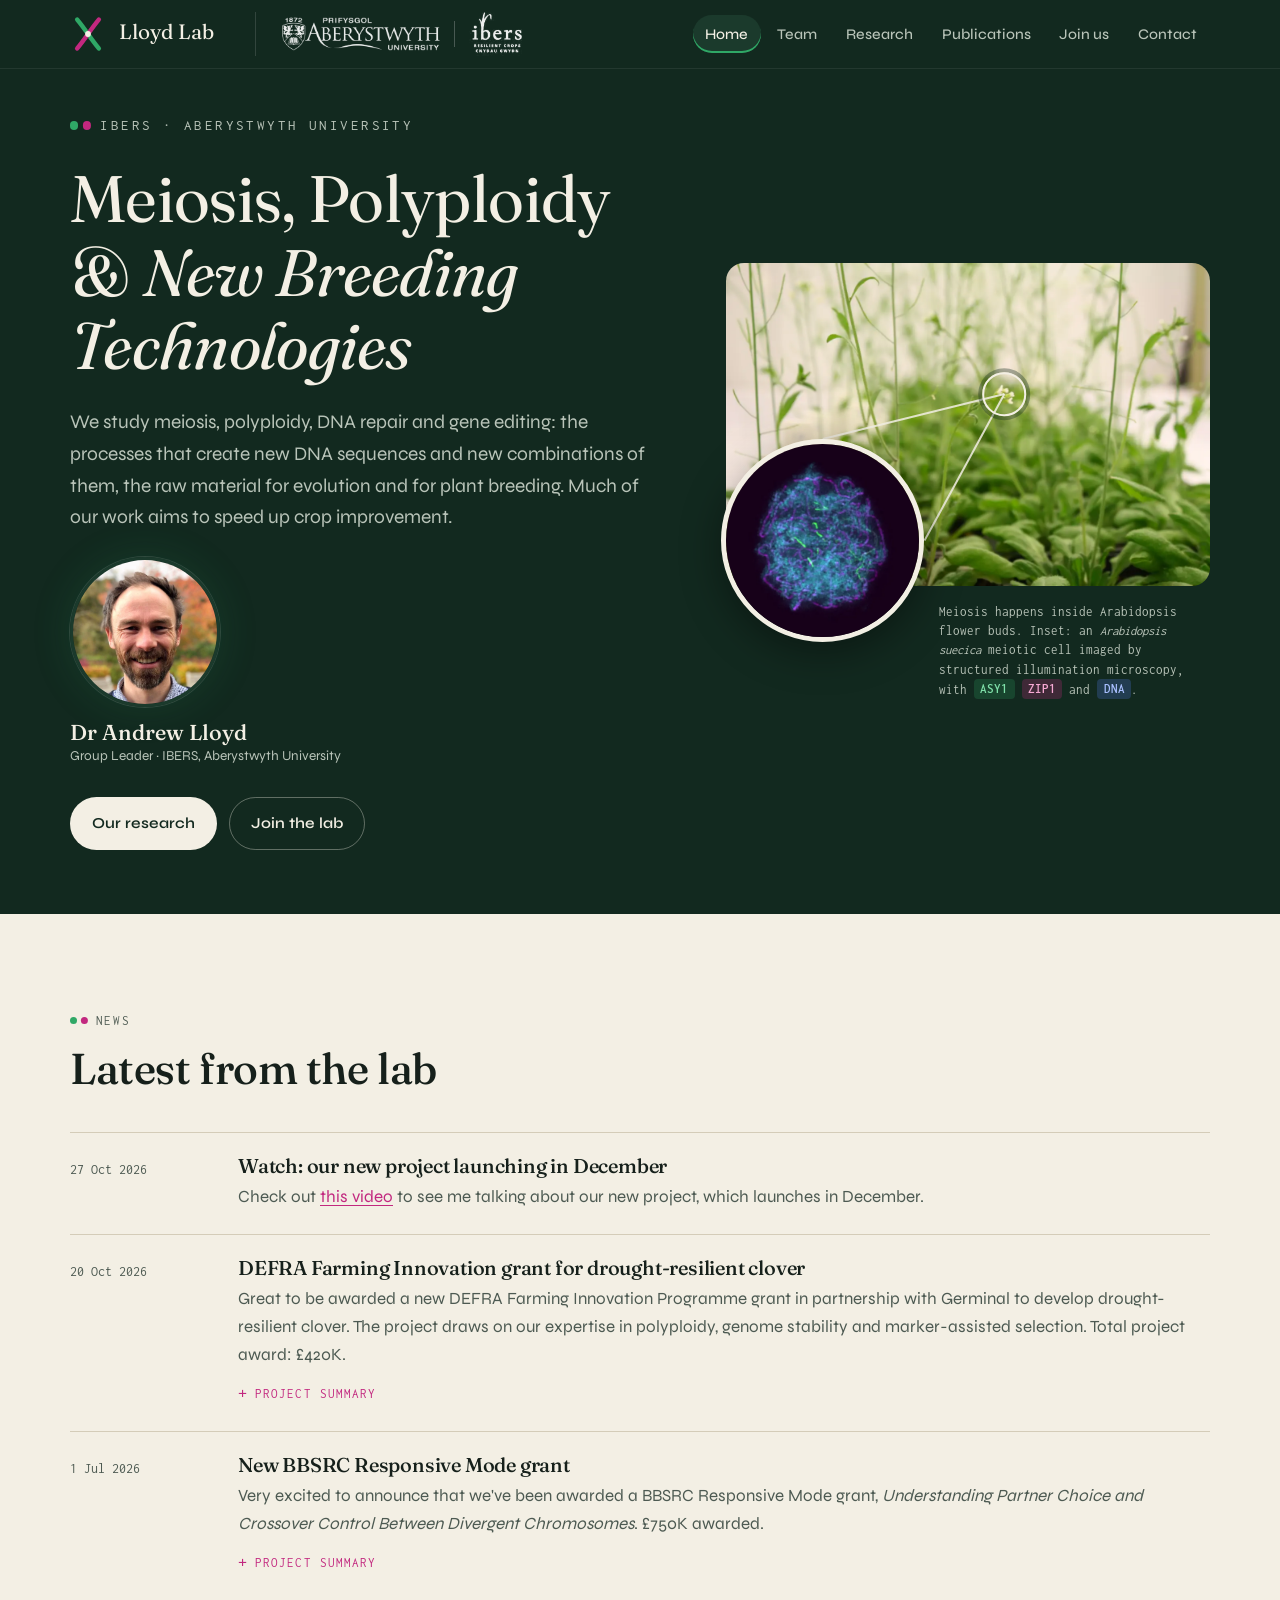
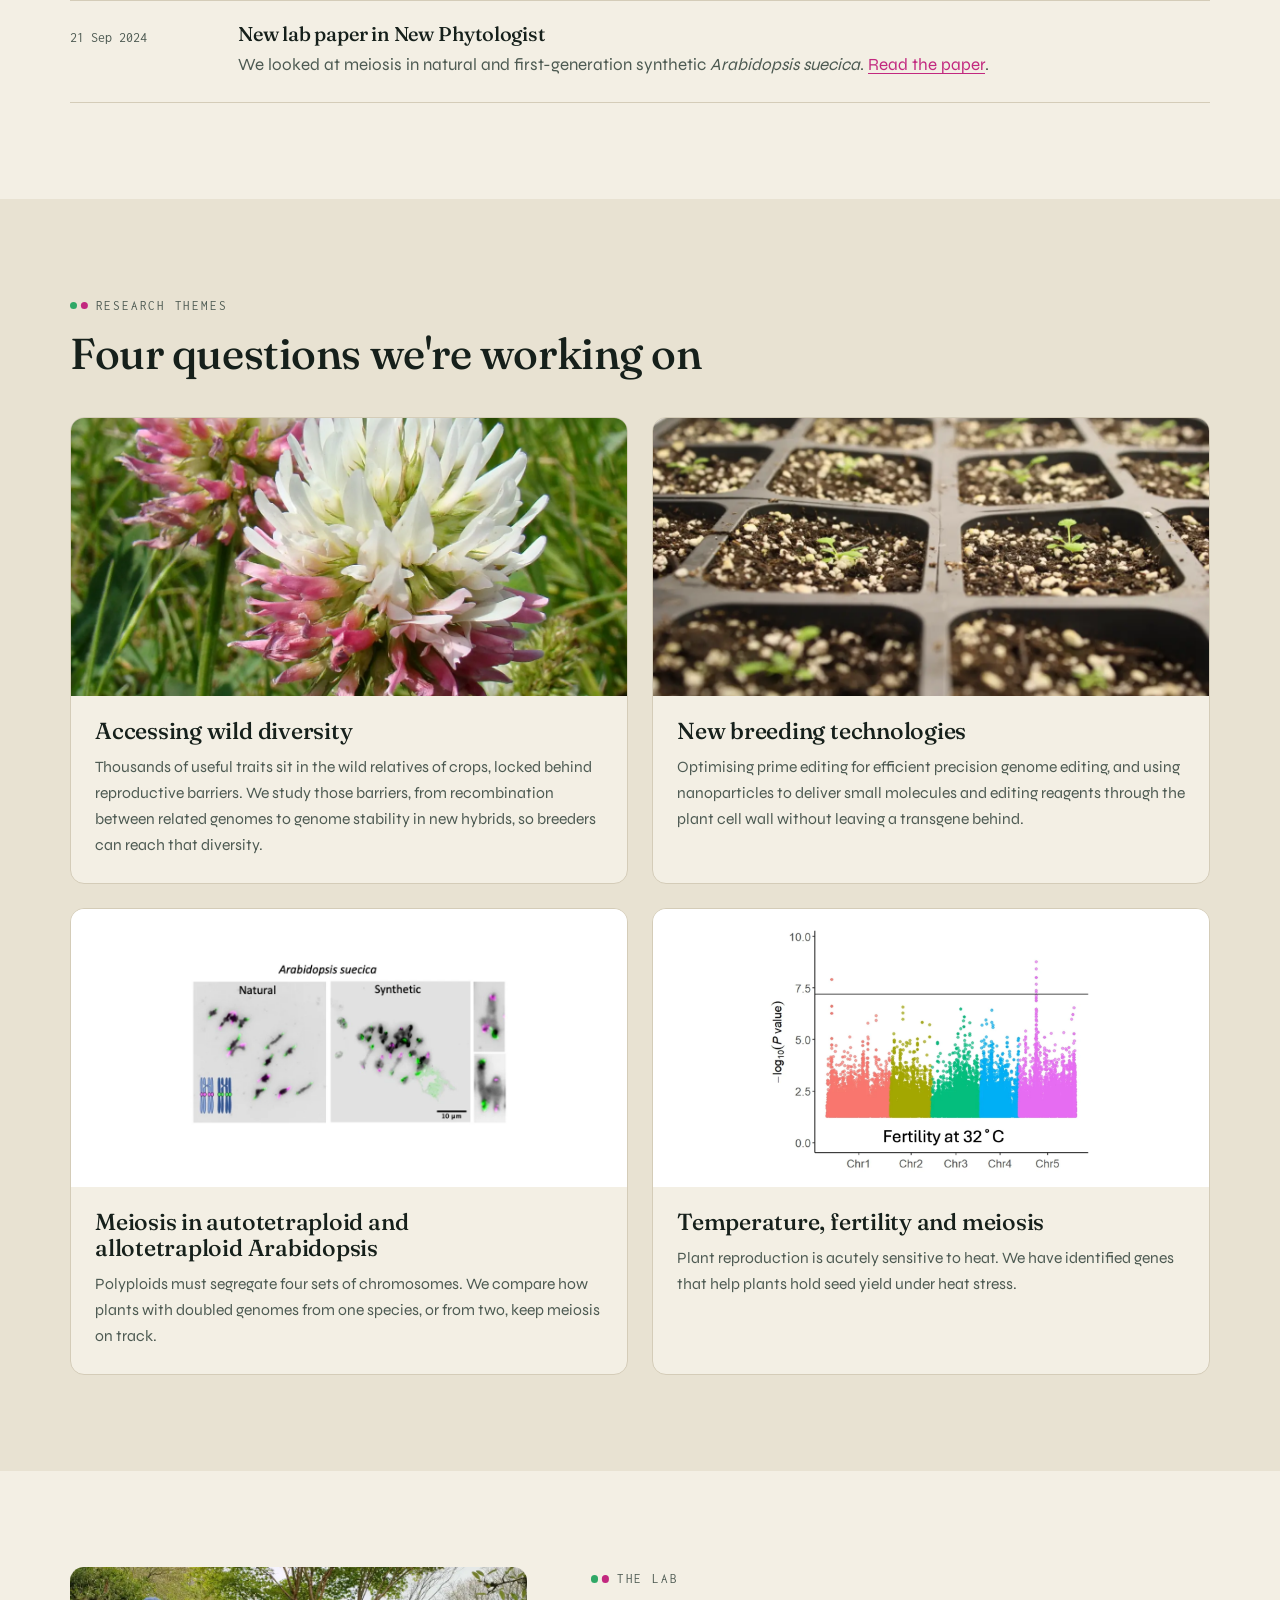
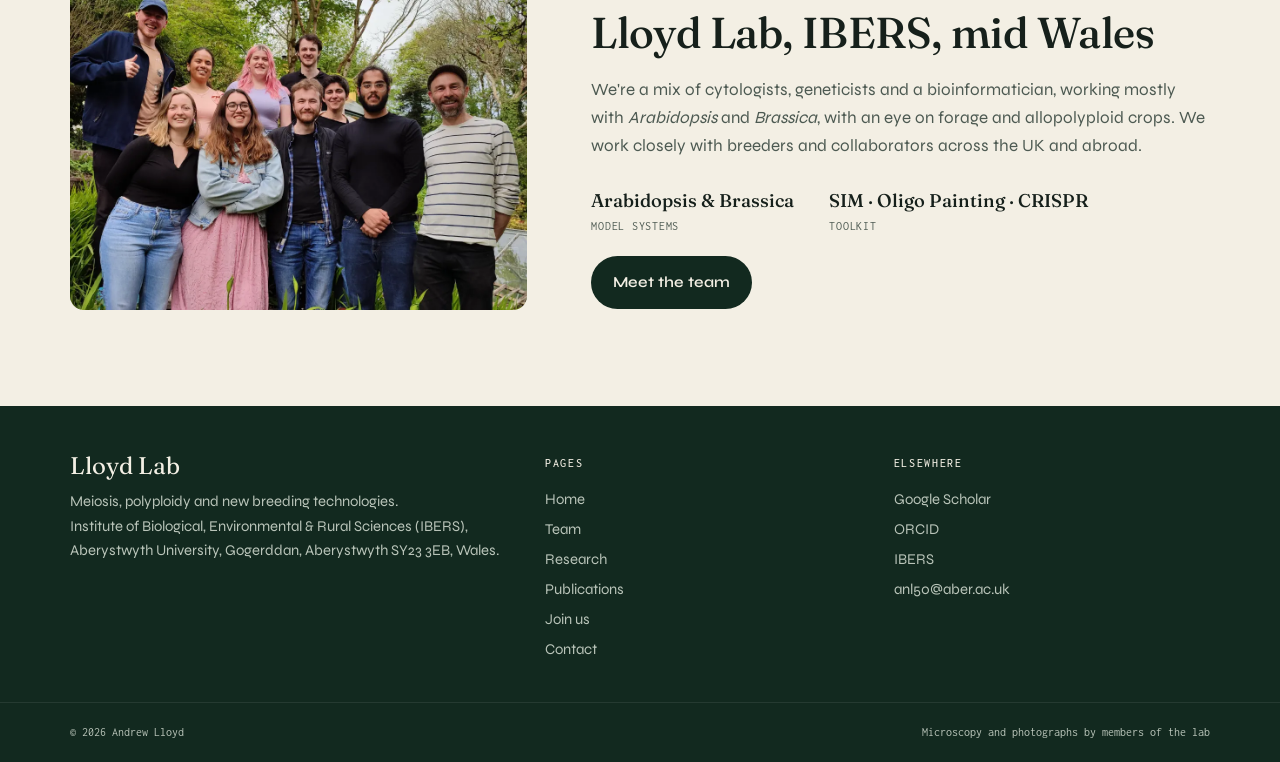
<file: index.html>
<!doctype html>
<html lang="en">
<head>
<meta charset="utf-8">
<meta name="viewport" content="width=device-width, initial-scale=1, viewport-fit=cover">
<title>Lloyd Lab | Andrew Lloyd | Meiosis, Polyploidy & Plant Breeding | IBERS, Aberystwyth</title>
<meta name="claude:viewport-fit-sides" content="cover">
<meta name="description" content="The Lloyd Lab, led by Dr Andrew Lloyd at IBERS, Aberystwyth University, Wales, studies meiosis, polyploidy, DNA repair and gene editing to develop new plant breeding technologies.">
<link rel="canonical" href="https://andrewhmlloyd.github.io/">
<meta property="og:type" content="website">
<meta property="og:site_name" content="Lloyd Lab · IBERS, Aberystwyth University">
<meta property="og:title" content="Lloyd Lab | Andrew Lloyd | Meiosis, Polyploidy & Plant Breeding | IBERS, Aberystwyth">
<meta property="og:description" content="The Lloyd Lab, led by Dr Andrew Lloyd at IBERS, Aberystwyth University, Wales, studies meiosis, polyploidy, DNA repair and gene editing to develop new plant breeding technologies.">
<meta property="og:url" content="https://andrewhmlloyd.github.io/">
<meta property="og:image" content="https://andrewhmlloyd.github.io/images/og-image.jpg">
<meta name="twitter:card" content="summary_large_image">
<script type="application/ld+json">
{"@context":"https://schema.org","@graph":[
 {"@type":"Person","@id":"https://andrewhmlloyd.github.io/#andrew","name":"Andrew Lloyd","honorificPrefix":"Dr","jobTitle":"Group Leader and UKRI Future Leaders Fellow",
  "image":"https://andrewhmlloyd.github.io/images/andrew-home.webp","email":"mailto:anl50@aber.ac.uk",
  "affiliation":{"@type":"ResearchOrganization","name":"Institute of Biological, Environmental and Rural Sciences (IBERS)","parentOrganization":{"@type":"CollegeOrUniversity","name":"Aberystwyth University"}},
  "alumniOf":[{"@type":"CollegeOrUniversity","name":"University of Adelaide"}],
  "knowsAbout":["Meiosis","Meiotic recombination","Polyploidy","Allopolyploidy","DNA repair","Gene editing","Prime editing","Plant breeding","Arabidopsis suecica","Brassica","White clover"],
  "sameAs":["https://orcid.org/0000-0001-7871-6621","https://scholar.google.co.uk/citations?user=jmTTv98AAAAJ"]},
 {"@type":"ResearchProject","@id":"https://andrewhmlloyd.github.io/#lab","name":"Lloyd Lab","alternateName":"Lloyd Lab, IBERS","url":"https://andrewhmlloyd.github.io/",
  "description":"Plant genetics research group at IBERS, Aberystwyth University, studying meiosis, polyploidy, DNA repair and new breeding technologies.",
  "member":{"@id":"https://andrewhmlloyd.github.io/#andrew"},
  "location":{"@type":"Place","name":"IBERS, Gogerddan Campus","address":{"@type":"PostalAddress","addressLocality":"Aberystwyth","postalCode":"SY23 3EB","addressCountry":"GB"}}}
]}
</script>
<link rel="preconnect" href="https://fonts.googleapis.com">
<link rel="preconnect" href="https://fonts.gstatic.com" crossorigin>
<link rel="stylesheet" href="https://fonts.googleapis.com/css2?family=Fraunces:ital,opsz,wght@0,9..144,300..600;1,9..144,300..600&amp;family=Inconsolata:wght@400;500;600&amp;family=Syne:wght@400..700&amp;display=swap">
<link rel="stylesheet" href="style.css">
</head>
<body>
<header class="site-nav">
  <div class="wrap">
    <a class="brand" href="index.html"><svg class="brand-mark" viewBox="0 0 40 40" aria-hidden="true"><path d="M8 4 C 18 16, 22 24, 32 36" fill="none" stroke="#2fa866" stroke-width="5" stroke-linecap="round"/><path d="M32 4 C 22 16, 18 24, 8 36" fill="none" stroke="#c2287f" stroke-width="5" stroke-linecap="round"/><circle cx="20" cy="20" r="3.2" fill="#f3efe4"/></svg><span><span class="brand-name">Lloyd Lab</span><span class="brand-sub">IBERS · Aberystwyth University</span></span></a>
    <a class="nav-logos" href="https://www.aber.ac.uk/en/ibers/" target="_blank" rel="noopener">
      <img src="images/au-logo-white.png" alt="Aberystwyth University" class="nl-au" width="900" height="194">
      <span class="nl-rule" aria-hidden="true"></span>
      <img src="images/ibers-logo-white.png" alt="IBERS" class="nl-ibers" width="194" height="162">
    </a>
    <button class="nav-toggle" id="nav-toggle" aria-expanded="false" aria-controls="nav-links">Menu</button>
    <ul class="nav-links" id="nav-links"><li><a href="index.html" aria-current="page">Home</a></li><li><a href="team.html">Team</a></li><li><a href="research.html">Research</a></li><li><a href="publications.html">Publications</a></li><li><a href="join.html">Join us</a></li><li><a href="contact.html">Contact</a></li></ul>
  </div>
</header>
<main>

<section class="hero">
  <div class="wrap">
    <div class="hero-text">
      <span class="label hero-label">IBERS · Aberystwyth University</span>
      <h1>Meiosis, Polyploidy &amp; <em>New Breeding Technologies</em></h1>
      <p class="lede">We study meiosis, polyploidy, DNA repair and gene editing: the processes that create new DNA sequences and new combinations of them, the raw material for evolution and for plant breeding. Much of our work aims to speed up crop improvement.</p>
      <a class="pi-chip" href="team.html">
        <img src="images/andrew-home.webp" alt="Andrew Lloyd" width="150" height="150">
        <span><b>Dr Andrew Lloyd</b><span>Group Leader · IBERS, Aberystwyth University</span></span>
      </a>
      <div class="hero-ctas">
        <a class="btn btn-light" href="research.html">Our research</a>
        <a class="btn btn-ghost" href="join.html">Join the lab</a>
      </div>
    </div>
    <figure class="zoom-fig">
      <div class="zoom-stage">
        <img class="zoom-plants" src="images/plants.webp" alt="Arabidopsis plants flowering in an IBERS growth room">
        <svg class="zoom-lines" viewBox="0 0 100 100" preserveAspectRatio="none" aria-hidden="true"><line x1="57.5" y1="40.6" x2="20" y2="54.5"/><line x1="57.5" y1="40.6" x2="41" y2="86"/></svg>
        <span class="zoom-ring" aria-hidden="true"></span>
        <img class="zoom-cell" src="images/hero-sim.webp" alt="Super-resolution image of an Arabidopsis suecica meiotic nucleus, with paired chromosomes stained green and magenta on a blue DNA background">
      </div>
      <figcaption>Meiosis happens inside Arabidopsis flower buds. Inset: an <i>Arabidopsis suecica</i> meiotic cell imaged by structured illumination microscopy, with <span class="chip chip-asy1">ASY1</span> <span class="chip chip-zip1">ZIP1</span> and <span class="chip chip-dna">DNA</span>.</figcaption>
    </figure>
  </div>
</section>

<section class="band ">
  <div class="wrap">
    <div class="section-head"><span class="label">News</span><h2>Latest from the lab</h2></div>
    <div class="news">
      <article class="news-item"><time datetime="2026-10-27">27 Oct 2026</time><div><h3>Watch: our new project launching in December</h3><p>Check out <a href="https://www.facebook.com/share/v/1DcGsF2dVv/" target="_blank" rel="noopener">this video</a> to see me talking about our new project, which launches in December.</p></div></article>
      <article class="news-item"><time datetime="2026-10-20">20 Oct 2026</time><div><h3>DEFRA Farming Innovation grant for drought-resilient clover</h3><p>Great to be awarded a new DEFRA Farming Innovation Programme grant in partnership with Germinal to develop drought-resilient clover. The project draws on our expertise in polyploidy, genome stability and marker-assisted selection. Total project award: £420K.</p><details class="more"><summary>Project summary</summary><div class="more-body"><p>The UK dairy sector faces significant challenges adapting to climate change, with frequent periods of water deficit and severe droughts, occurring in four of the last eight years. These affect farms' ability to maintain productivity while modifying agronomic practices to meet net-zero emissions.</p>
<p>English dairy farms rely on grasslands for grazing and silage production, but traditional grassland species need high inputs of nitrogen fertiliser, which is environmentally unsustainable, costly and reliant on fragile supply chains. This is mitigated by incorporating clover into leys, which provides nitrogen through biological nitrogen fixation and increases productivity (liveweight gain, milk yield). However, the most widely used species, white clover (<i>Trifolium repens</i>), is susceptible to drought, with long recovery times during which its nitrogen fixation rates are minimal, requiring application of mineral nitrogen.</p>
<p>Selection for drought-tolerant white clover has been unsuccessful. However, hybridisation of white clover with the related species Caucasian clover (<i>T. ambiguum</i>) improves drought tolerance and recovery after drought. To date, one commercial cultivar has been introduced, a small-leaved variety only suited to sheep grazing.</p>
<p>This approach cannot be replicated, as it required a rare spontaneous chromosome doubling event in addition to the technically difficult interspecific hybridisation. Nor can the cultivar be used as a starting point for new varieties: without a means to reselect the full Caucasian clover chromosome complement, backcrossing progressively erodes this contribution, yielding unstable aneuploid progeny. Consequently, crossing the existing cultivar with larger-leafed types does not produce the reliably drought-tolerant varieties required for resilient dairy systems.</p>
<p>To overcome these technical challenges, we will assess the feasibility of two approaches to generate stable allohexaploid hybrids carrying a full diploid Caucasian clover subgenome: an innovative high-throughput screening pipeline combining chromosome-specific molecular markers with genome-size estimation (WP1), and a novel crossing and ploidy-doubling scheme (WP2). Both approaches, if successful, will support the development of large-leaved varieties that are as competitive and productive as conventional types under normal conditions, reliably drought tolerant, and free of inbreeding depression.</p>
<p>Combining the genomics and genetics expertise of Aberystwyth University with the breeding experience of Openfolde, we will develop and test these approaches and identify their relative strengths and weaknesses. This will establish the further research and development needed to integrate the methods into breeding programmes, creating a pathway to a new generation of clover varieties that will let UK grassland farmers build productive, resilient food systems.</p></div></details></div></article>
      <article class="news-item"><time datetime="2026-07-01">1 Jul 2026</time><div><h3>New BBSRC Responsive Mode grant</h3><p>Very excited to announce that we've been awarded a BBSRC Responsive Mode grant, <i>Understanding Partner Choice and Crossover Control Between Divergent Chromosomes</i>. £750K awarded.</p><details class="more"><summary>Project summary</summary><div class="more-body"><p>During reproduction, plants exchange genetic material through a process called meiotic recombination, which generates new combinations of traits in each generation. The broad outlines of this process are well understood. However, two fundamental questions remain unanswered. First, how do chromosomes recognise each other as legitimate partners for recombination? Second, what levels of genomic divergence, whether at the sequence, structural or epigenomic level, act as barriers that prevent successful exchange?</p>
<p>These knowledge gaps are critical because they determine both the limits of natural evolution and the efficiency of plant breeding. In natural populations, these rules of recognition shape the boundaries between species, influence whether hybrids are viable, and govern the potential for adaptation through gene flow. In agriculture they are just as important: when breeders transfer useful traits such as drought tolerance, pest resistance or nutritional quality from wild relatives into crops, recombination between divergent genomes determines whether those traits can be integrated successfully. The same principles underpin efforts to design new allopolyploid crops, which combine chromosome sets from different species.</p>
<p>Our project will deliver three major outcomes:</p>
<ol>
<li>The first high-resolution map of crossovers between divergent (homoeologous) chromosomes, showing where recombination occurs in unprecedented detail.</li>
<li>The first epigenomic map of plant meiotic cells, revealing how chromatin structure influences the rules of partner choice.</li>
<li>A new understanding of the molecular pathways that limit recombination between divergent sequences, essential for designing efficient strategies to harness genetic diversity in breeding programmes.</li>
</ol>
<p>We will undertake this work in <i>Arabidopsis suecica</i>, a powerful model for studying meiosis in allopolyploid plants that we have recently established. This system, combined with unique tools developed in our laboratory, gives us an unprecedented ability to dissect the mechanisms that underlie the rules of recognition.</p>
<p>At the most fundamental level, the outcomes will deepen our understanding of the "rules of life" by showing how genomes identify compatible partners and how divergence constrains recombination. At the applied level, they will inform new approaches to precision breeding, helping breeders make more predictable use of wild relatives, overcome barriers to trait introgression, and explore the potential of novel allopolyploid crops.</p>
<p>The research aligns directly with BBSRC's long-term priorities: delivering resilient and climate-smart agriculture, harnessing plant and microbial sciences for sustainable food systems, and supporting the transition to net-zero agri-food systems. By revealing how chromosomes recognise and interact with one another, the project will illuminate fundamental biology and unlock practical tools to secure crop productivity and resilience.</p></div></details></div></article>
      <article class="news-item"><time datetime="2024-09-21">21 Sep 2024</time><div><h3>New lab paper in New Phytologist</h3><p>We looked at meiosis in natural and first-generation synthetic <i>Arabidopsis suecica</i>. <a href="https://doi.org/10.1111/nph.20095">Read the paper</a>.</p></div></article>
    </div>
  </div>
</section>

<section class="band on-paper2">
  <div class="wrap">
    <div class="section-head">
      <span class="label">Research themes</span>
      <h2>Four questions we're working on</h2>
    </div>
    <div class="themes">
      <a class="theme" href="research.html#wild-diversity">
        <img src="images/clover.webp" alt="" loading="lazy">
        <div class="theme-body"><h3>Accessing wild diversity</h3><p>Thousands of useful traits sit in the wild relatives of crops, locked behind reproductive barriers. We study those barriers, from recombination between related genomes to genome stability in new hybrids, so breeders can reach that diversity.</p></div>
      </a>
      <a class="theme" href="research.html#breeding-tech">
        <img src="images/seedlings.webp" alt="" loading="lazy">
        <div class="theme-body"><h3>New breeding technologies</h3><p>Optimising prime editing for efficient precision genome editing, and using nanoparticles to deliver small molecules and editing reagents through the plant cell wall without leaving a transgene behind.</p></div>
      </a>
      <a class="theme" href="research.html#polyploid-meiosis">
        <img src="images/suecica-figure.webp" alt="" class="contain" loading="lazy">
        <div class="theme-body"><h3>Meiosis in autotetraploid and allotetraploid Arabidopsis</h3><p>Polyploids must segregate four sets of chromosomes. We compare how plants with doubled genomes from one species, or from two, keep meiosis on track.</p></div>
      </a>
      <a class="theme" href="research.html#temperature">
        <img src="images/heat-gwas.webp" alt="" class="contain" loading="lazy">
        <div class="theme-body"><h3>Temperature, fertility and meiosis</h3><p>Plant reproduction is acutely sensitive to heat. We have identified genes that help plants hold seed yield under heat stress.</p></div>
      </a>
    </div>
  </div>
</section>

<section class="band">
  <div class="wrap split">
    <img src="images/team-2024.webp" alt="Members of the Lloyd Lab outdoors at Gogerddan" loading="lazy">
    <div class="split-text">
      <span class="label">The lab</span>
      <h2>Lloyd Lab, IBERS, mid Wales</h2>
      <p>We're a mix of cytologists, geneticists and a bioinformatician, working mostly with <i>Arabidopsis</i> and <i>Brassica</i>, with an eye on forage and allopolyploid crops. We work closely with breeders and collaborators across the UK and abroad.</p>
      <div class="facts">
        <div class="fact"><b>Arabidopsis &amp; Brassica</b><span>MODEL SYSTEMS</span></div>
        <div class="fact"><b>SIM · Oligo Painting · CRISPR</b><span>TOOLKIT</span></div>
      </div>
      <p><a class="btn btn-dark" href="team.html">Meet the team</a></p>
    </div>
  </div>
</section>

</main>
<footer class="site-foot">
  <div class="wrap">
    <div>
      <span class="brand-name">Lloyd Lab</span>
      <p>Meiosis, polyploidy and new breeding technologies.<br>Institute of Biological, Environmental &amp; Rural Sciences (IBERS), Aberystwyth University, Gogerddan, Aberystwyth SY23 3EB, Wales.</p>
    </div>
    <div>
      <h4>Pages</h4>
      <ul><li><a href="index.html">Home</a></li><li><a href="team.html">Team</a></li><li><a href="research.html">Research</a></li><li><a href="publications.html">Publications</a></li><li><a href="join.html">Join us</a></li><li><a href="contact.html">Contact</a></li></ul>
    </div>
    <div>
      <h4>Elsewhere</h4>
      <ul>
        <li><a href="https://scholar.google.co.uk/citations?user=jmTTv98AAAAJ&amp;hl=en" target="_blank" rel="noopener">Google Scholar</a></li>
        <li><a href="https://orcid.org/0000-0001-7871-6621" target="_blank" rel="noopener">ORCID</a></li>
        <li><a href="https://www.aber.ac.uk/en/ibers/" target="_blank" rel="noopener">IBERS</a></li>
        <li><a href="mailto:anl50@aber.ac.uk">anl50@aber.ac.uk</a></li>
      </ul>
    </div>
  </div>
  <div class="foot-base"><div class="wrap"><span>© 2026 Andrew Lloyd</span><span>Microscopy and photographs by members of the lab</span></div></div>
</footer>
<script>
(function(){
  var t=document.getElementById('nav-toggle'), l=document.getElementById('nav-links');
  if(t&&l) t.addEventListener('click',function(){var o=l.classList.toggle('open');t.setAttribute('aria-expanded',o);t.textContent=o?'Close':'Menu';});
  document.querySelectorAll('[data-copy]').forEach(function(b){
    b.addEventListener('click',function(){
      var v=b.getAttribute('data-copy'), done=function(){b.textContent='Copied';setTimeout(function(){b.textContent='Copy'},1600)};
      if(navigator.clipboard) navigator.clipboard.writeText(v).then(done).catch(function(){});
    });
  });
})();
</script>
</body>
</html>
</file>
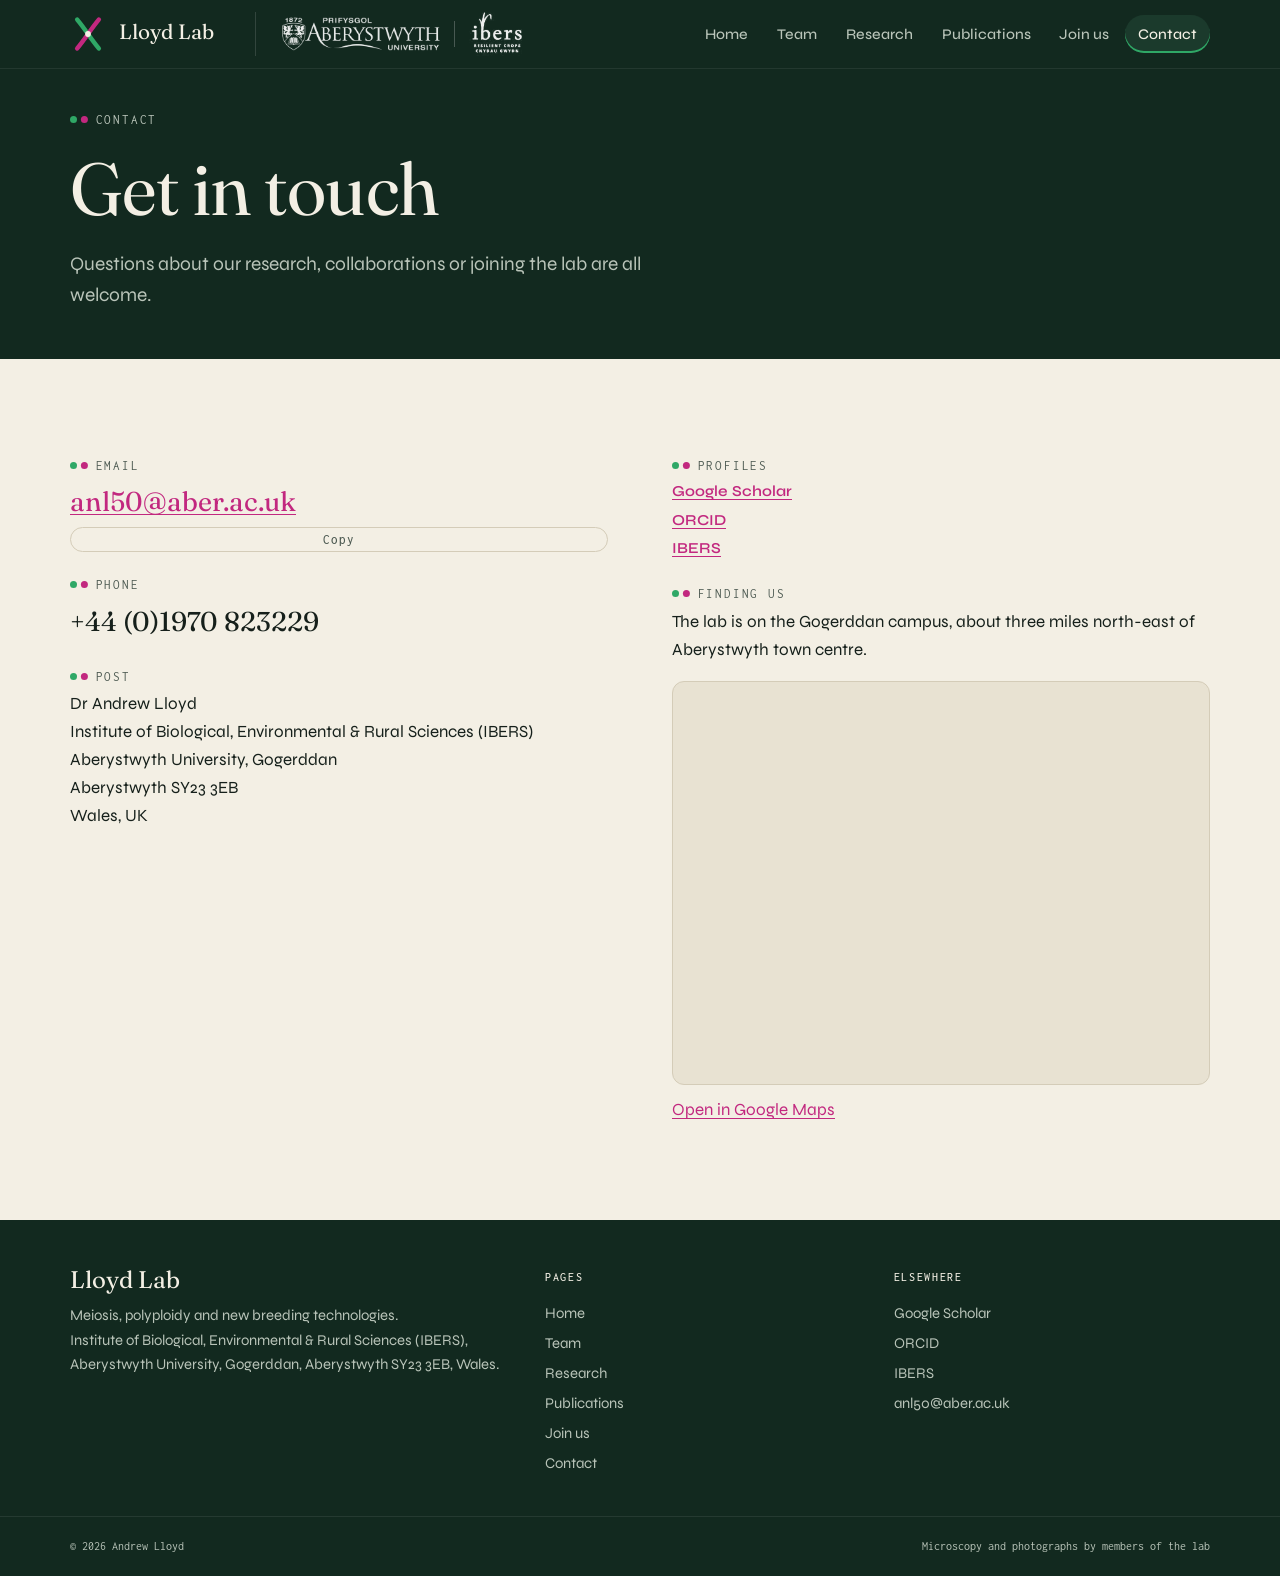
<file: contact.html>
<!doctype html>
<html lang="en">
<head>
<meta charset="utf-8">
<meta name="viewport" content="width=device-width, initial-scale=1, viewport-fit=cover">
<title>Contact | Lloyd Lab, IBERS, Aberystwyth University</title>
<meta name="claude:viewport-fit-sides" content="cover">
<meta name="description" content="Contact Dr Andrew Lloyd and the Lloyd Lab at IBERS, Gogerddan Campus, Aberystwyth University, Wales.">
<link rel="canonical" href="https://andrewhmlloyd.github.io/contact.html">
<meta property="og:type" content="website">
<meta property="og:site_name" content="Lloyd Lab · IBERS, Aberystwyth University">
<meta property="og:title" content="Contact | Lloyd Lab, IBERS, Aberystwyth University">
<meta property="og:description" content="Contact Dr Andrew Lloyd and the Lloyd Lab at IBERS, Gogerddan Campus, Aberystwyth University, Wales.">
<meta property="og:url" content="https://andrewhmlloyd.github.io/contact.html">
<meta property="og:image" content="https://andrewhmlloyd.github.io/images/og-image.jpg">
<meta name="twitter:card" content="summary_large_image">

<link rel="preconnect" href="https://fonts.googleapis.com">
<link rel="preconnect" href="https://fonts.gstatic.com" crossorigin>
<link rel="stylesheet" href="https://fonts.googleapis.com/css2?family=Fraunces:ital,opsz,wght@0,9..144,300..600;1,9..144,300..600&amp;family=Inconsolata:wght@400;500;600&amp;family=Syne:wght@400..700&amp;display=swap">
<link rel="stylesheet" href="style.css">
</head>
<body>
<header class="site-nav">
  <div class="wrap">
    <a class="brand" href="index.html"><svg class="brand-mark" viewBox="0 0 40 40" aria-hidden="true"><path d="M8 4 C 18 16, 22 24, 32 36" fill="none" stroke="#2fa866" stroke-width="5" stroke-linecap="round"/><path d="M32 4 C 22 16, 18 24, 8 36" fill="none" stroke="#c2287f" stroke-width="5" stroke-linecap="round"/><circle cx="20" cy="20" r="3.2" fill="#f3efe4"/></svg><span><span class="brand-name">Lloyd Lab</span><span class="brand-sub">IBERS · Aberystwyth University</span></span></a>
    <a class="nav-logos" href="https://www.aber.ac.uk/en/ibers/" target="_blank" rel="noopener">
      <img src="images/au-logo-white.png" alt="Aberystwyth University" class="nl-au" width="900" height="194">
      <span class="nl-rule" aria-hidden="true"></span>
      <img src="images/ibers-logo-white.png" alt="IBERS" class="nl-ibers" width="194" height="162">
    </a>
    <button class="nav-toggle" id="nav-toggle" aria-expanded="false" aria-controls="nav-links">Menu</button>
    <ul class="nav-links" id="nav-links"><li><a href="index.html">Home</a></li><li><a href="team.html">Team</a></li><li><a href="research.html">Research</a></li><li><a href="publications.html">Publications</a></li><li><a href="join.html">Join us</a></li><li><a href="contact.html" aria-current="page">Contact</a></li></ul>
  </div>
</header>
<main>

<section class="page-head"><div class="wrap">
  <span class="label">Contact</span>
  <h1>Get in touch</h1>
  <p class="lede">Questions about our research, collaborations or joining the lab are all welcome.</p>
</div></section>

<section class="band">
  <div class="wrap contact-grid">
    <div class="contact-list">
      <div><span class="label">Email</span>
        <div class="copy-row"><a class="big-link" href="mailto:anl50@aber.ac.uk">anl50@aber.ac.uk</a><button class="copy-btn" data-copy="anl50@aber.ac.uk" type="button">Copy</button></div></div>
      <div><span class="label">Phone</span><span class="big-link">+44 (0)1970 823229</span></div>
      <div><span class="label">Post</span>
        <address>Dr Andrew Lloyd<br>Institute of Biological, Environmental &amp; Rural Sciences (IBERS)<br>Aberystwyth University, Gogerddan<br>Aberystwyth SY23 3EB<br>Wales, UK</address></div>
    </div>
    <div class="contact-list">
      <div><span class="label">Profiles</span>
        <div class="links-row"><a href="https://scholar.google.co.uk/citations?user=jmTTv98AAAAJ&amp;hl=en" target="_blank" rel="noopener">Google Scholar</a><a href="https://orcid.org/0000-0001-7871-6621" target="_blank" rel="noopener">ORCID</a><a href="https://www.aber.ac.uk/en/ibers/" target="_blank" rel="noopener">IBERS</a></div></div>
      <div><span class="label">Finding us</span>
        <p>The lab is on the Gogerddan campus, about three miles north-east of Aberystwyth town centre.</p>
        <div class="map"><iframe title="Map showing IBERS, Gogerddan campus" src="https://www.google.com/maps?q=IBERS+Gogerddan+Campus,+Aberystwyth&amp;z=15&amp;output=embed" loading="lazy" referrerpolicy="no-referrer-when-downgrade" allowfullscreen></iframe></div>
        <a href="https://www.google.com/maps/search/?api=1&amp;query=IBERS+Gogerddan+Campus+Aberystwyth" target="_blank" rel="noopener">Open in Google Maps</a></div>
    </div>
  </div>
</section>
</main>
<footer class="site-foot">
  <div class="wrap">
    <div>
      <span class="brand-name">Lloyd Lab</span>
      <p>Meiosis, polyploidy and new breeding technologies.<br>Institute of Biological, Environmental &amp; Rural Sciences (IBERS), Aberystwyth University, Gogerddan, Aberystwyth SY23 3EB, Wales.</p>
    </div>
    <div>
      <h4>Pages</h4>
      <ul><li><a href="index.html">Home</a></li><li><a href="team.html">Team</a></li><li><a href="research.html">Research</a></li><li><a href="publications.html">Publications</a></li><li><a href="join.html">Join us</a></li><li><a href="contact.html">Contact</a></li></ul>
    </div>
    <div>
      <h4>Elsewhere</h4>
      <ul>
        <li><a href="https://scholar.google.co.uk/citations?user=jmTTv98AAAAJ&amp;hl=en" target="_blank" rel="noopener">Google Scholar</a></li>
        <li><a href="https://orcid.org/0000-0001-7871-6621" target="_blank" rel="noopener">ORCID</a></li>
        <li><a href="https://www.aber.ac.uk/en/ibers/" target="_blank" rel="noopener">IBERS</a></li>
        <li><a href="mailto:anl50@aber.ac.uk">anl50@aber.ac.uk</a></li>
      </ul>
    </div>
  </div>
  <div class="foot-base"><div class="wrap"><span>© 2026 Andrew Lloyd</span><span>Microscopy and photographs by members of the lab</span></div></div>
</footer>
<script>
(function(){
  var t=document.getElementById('nav-toggle'), l=document.getElementById('nav-links');
  if(t&&l) t.addEventListener('click',function(){var o=l.classList.toggle('open');t.setAttribute('aria-expanded',o);t.textContent=o?'Close':'Menu';});
  document.querySelectorAll('[data-copy]').forEach(function(b){
    b.addEventListener('click',function(){
      var v=b.getAttribute('data-copy'), done=function(){b.textContent='Copied';setTimeout(function(){b.textContent='Copy'},1600)};
      if(navigator.clipboard) navigator.clipboard.writeText(v).then(done).catch(function(){});
    });
  });
})();
</script>
</body>
</html>
</file>
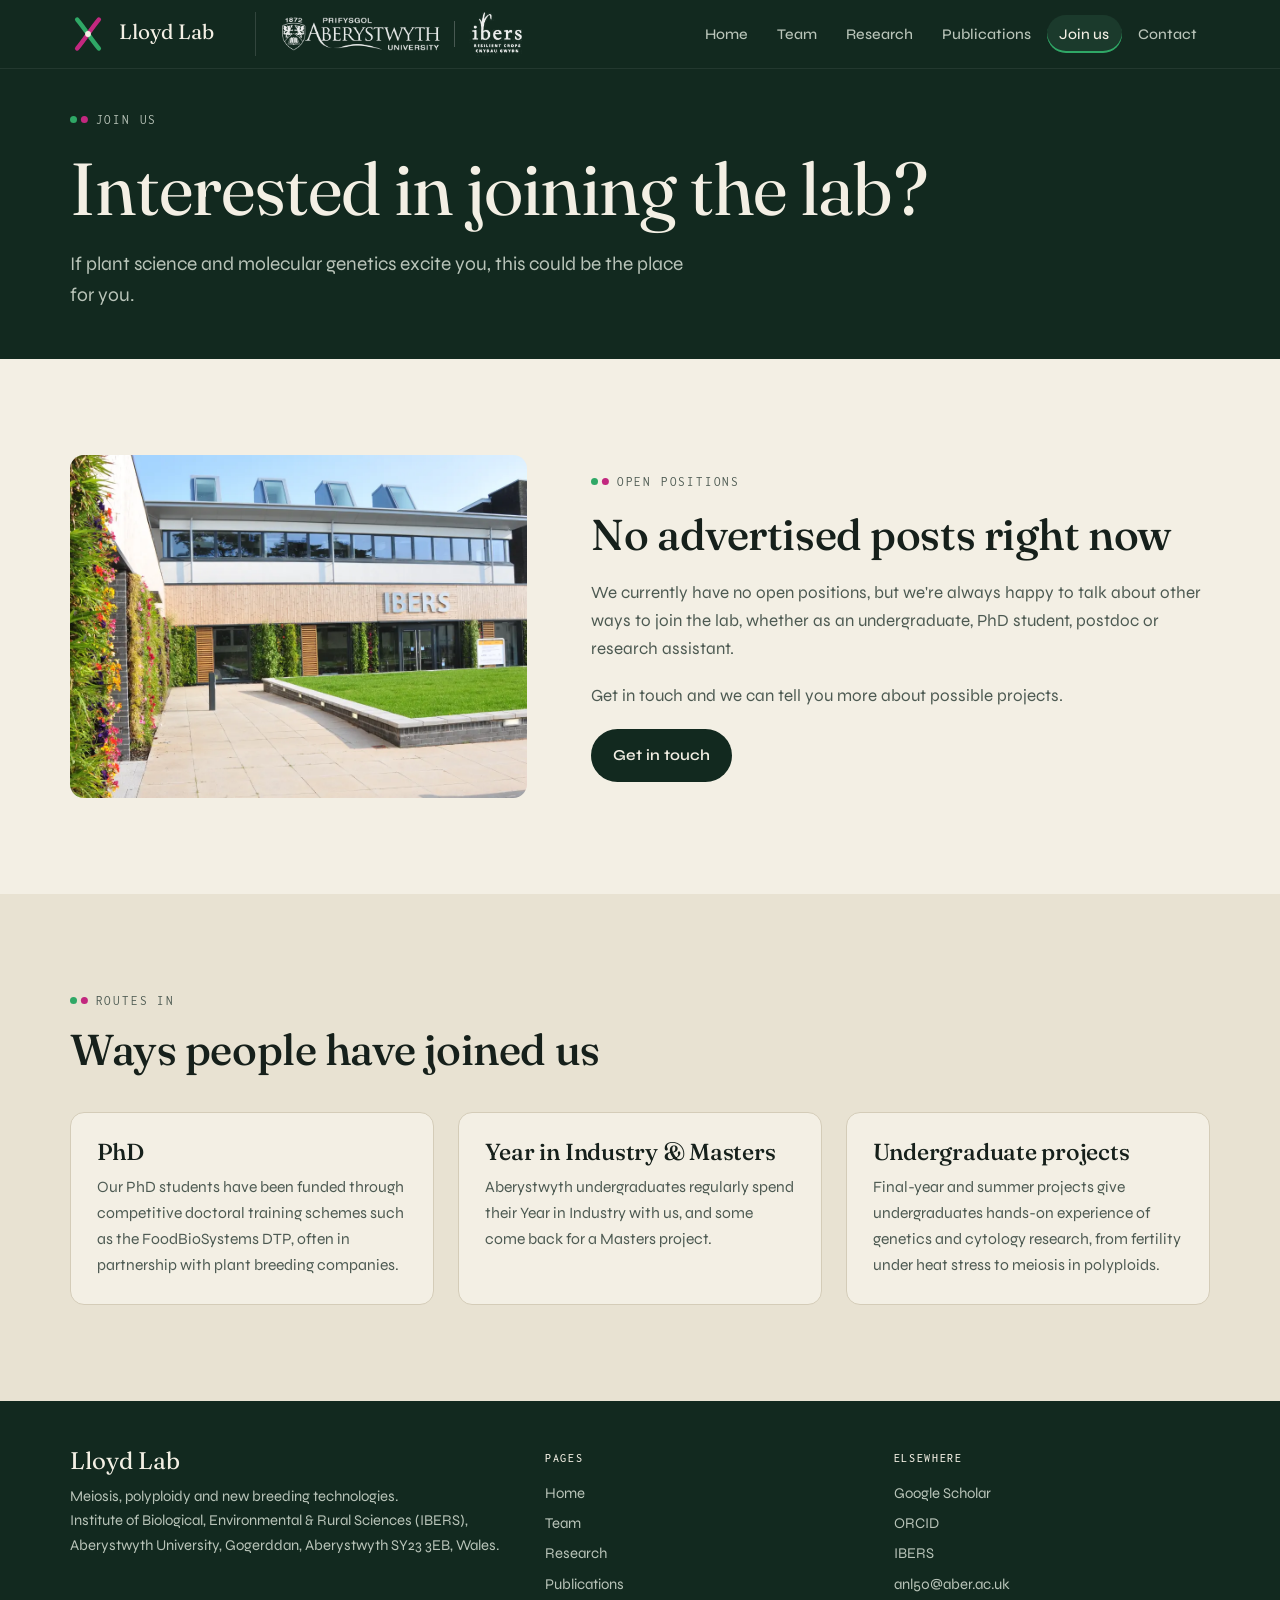
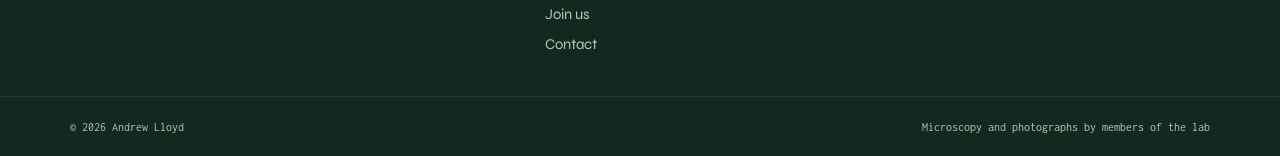
<file: join.html>
<!doctype html>
<html lang="en">
<head>
<meta charset="utf-8">
<meta name="viewport" content="width=device-width, initial-scale=1, viewport-fit=cover">
<title>Join Us | PhD & Research Opportunities | Lloyd Lab, Aberystwyth</title>
<meta name="claude:viewport-fit-sides" content="cover">
<meta name="description" content="PhD, postdoc and student opportunities to join the Lloyd Lab at IBERS, Aberystwyth University.">
<link rel="canonical" href="https://andrewhmlloyd.github.io/join.html">
<meta property="og:type" content="website">
<meta property="og:site_name" content="Lloyd Lab · IBERS, Aberystwyth University">
<meta property="og:title" content="Join Us | PhD & Research Opportunities | Lloyd Lab, Aberystwyth">
<meta property="og:description" content="PhD, postdoc and student opportunities to join the Lloyd Lab at IBERS, Aberystwyth University.">
<meta property="og:url" content="https://andrewhmlloyd.github.io/join.html">
<meta property="og:image" content="https://andrewhmlloyd.github.io/images/og-image.jpg">
<meta name="twitter:card" content="summary_large_image">

<link rel="preconnect" href="https://fonts.googleapis.com">
<link rel="preconnect" href="https://fonts.gstatic.com" crossorigin>
<link rel="stylesheet" href="https://fonts.googleapis.com/css2?family=Fraunces:ital,opsz,wght@0,9..144,300..600;1,9..144,300..600&amp;family=Inconsolata:wght@400;500;600&amp;family=Syne:wght@400..700&amp;display=swap">
<link rel="stylesheet" href="style.css">
</head>
<body>
<header class="site-nav">
  <div class="wrap">
    <a class="brand" href="index.html"><svg class="brand-mark" viewBox="0 0 40 40" aria-hidden="true"><path d="M8 4 C 18 16, 22 24, 32 36" fill="none" stroke="#2fa866" stroke-width="5" stroke-linecap="round"/><path d="M32 4 C 22 16, 18 24, 8 36" fill="none" stroke="#c2287f" stroke-width="5" stroke-linecap="round"/><circle cx="20" cy="20" r="3.2" fill="#f3efe4"/></svg><span><span class="brand-name">Lloyd Lab</span><span class="brand-sub">IBERS · Aberystwyth University</span></span></a>
    <a class="nav-logos" href="https://www.aber.ac.uk/en/ibers/" target="_blank" rel="noopener">
      <img src="images/au-logo-white.png" alt="Aberystwyth University" class="nl-au" width="900" height="194">
      <span class="nl-rule" aria-hidden="true"></span>
      <img src="images/ibers-logo-white.png" alt="IBERS" class="nl-ibers" width="194" height="162">
    </a>
    <button class="nav-toggle" id="nav-toggle" aria-expanded="false" aria-controls="nav-links">Menu</button>
    <ul class="nav-links" id="nav-links"><li><a href="index.html">Home</a></li><li><a href="team.html">Team</a></li><li><a href="research.html">Research</a></li><li><a href="publications.html">Publications</a></li><li><a href="join.html" aria-current="page">Join us</a></li><li><a href="contact.html">Contact</a></li></ul>
  </div>
</header>
<main>

<section class="page-head"><div class="wrap">
  <span class="label">Join us</span>
  <h1>Interested in joining the lab?</h1>
  <p class="lede">If plant science and molecular genetics excite you, this could be the place for you.</p>
</div></section>

<section class="band">
  <div class="wrap split">
    <img src="images/ibers-gogerddan.webp" alt="The IBERS building at Gogerddan campus" loading="lazy">
    <div class="split-text">
      <span class="label">Open positions</span>
      <h2>No advertised posts right now</h2>
      <p>We currently have no open positions, but we're always happy to talk about other ways to join the lab, whether as an undergraduate, PhD student, postdoc or research assistant.</p>
      <p>Get in touch and we can tell you more about possible projects.</p>
      <p><a class="btn btn-dark" href="contact.html">Get in touch</a></p>
    </div>
  </div>
</section>

<section class="band on-paper2">
  <div class="wrap">
    <div class="section-head"><span class="label">Routes in</span><h2>Ways people have joined us</h2></div>
    <div class="cards3">
      <div class="card"><h3>PhD</h3><p>Our PhD students have been funded through competitive doctoral training schemes such as the FoodBioSystems DTP, often in partnership with plant breeding companies.</p></div>
      <div class="card"><h3>Year in Industry &amp; Masters</h3><p>Aberystwyth undergraduates regularly spend their Year in Industry with us, and some come back for a Masters project.</p></div>
      <div class="card"><h3>Undergraduate projects</h3><p>Final-year and summer projects give undergraduates hands-on experience of genetics and cytology research, from fertility under heat stress to meiosis in polyploids.</p></div>
    </div>
  </div>
</section>
</main>
<footer class="site-foot">
  <div class="wrap">
    <div>
      <span class="brand-name">Lloyd Lab</span>
      <p>Meiosis, polyploidy and new breeding technologies.<br>Institute of Biological, Environmental &amp; Rural Sciences (IBERS), Aberystwyth University, Gogerddan, Aberystwyth SY23 3EB, Wales.</p>
    </div>
    <div>
      <h4>Pages</h4>
      <ul><li><a href="index.html">Home</a></li><li><a href="team.html">Team</a></li><li><a href="research.html">Research</a></li><li><a href="publications.html">Publications</a></li><li><a href="join.html">Join us</a></li><li><a href="contact.html">Contact</a></li></ul>
    </div>
    <div>
      <h4>Elsewhere</h4>
      <ul>
        <li><a href="https://scholar.google.co.uk/citations?user=jmTTv98AAAAJ&amp;hl=en" target="_blank" rel="noopener">Google Scholar</a></li>
        <li><a href="https://orcid.org/0000-0001-7871-6621" target="_blank" rel="noopener">ORCID</a></li>
        <li><a href="https://www.aber.ac.uk/en/ibers/" target="_blank" rel="noopener">IBERS</a></li>
        <li><a href="mailto:anl50@aber.ac.uk">anl50@aber.ac.uk</a></li>
      </ul>
    </div>
  </div>
  <div class="foot-base"><div class="wrap"><span>© 2026 Andrew Lloyd</span><span>Microscopy and photographs by members of the lab</span></div></div>
</footer>
<script>
(function(){
  var t=document.getElementById('nav-toggle'), l=document.getElementById('nav-links');
  if(t&&l) t.addEventListener('click',function(){var o=l.classList.toggle('open');t.setAttribute('aria-expanded',o);t.textContent=o?'Close':'Menu';});
  document.querySelectorAll('[data-copy]').forEach(function(b){
    b.addEventListener('click',function(){
      var v=b.getAttribute('data-copy'), done=function(){b.textContent='Copied';setTimeout(function(){b.textContent='Copy'},1600)};
      if(navigator.clipboard) navigator.clipboard.writeText(v).then(done).catch(function(){});
    });
  });
})();
</script>
</body>
</html>
</file>
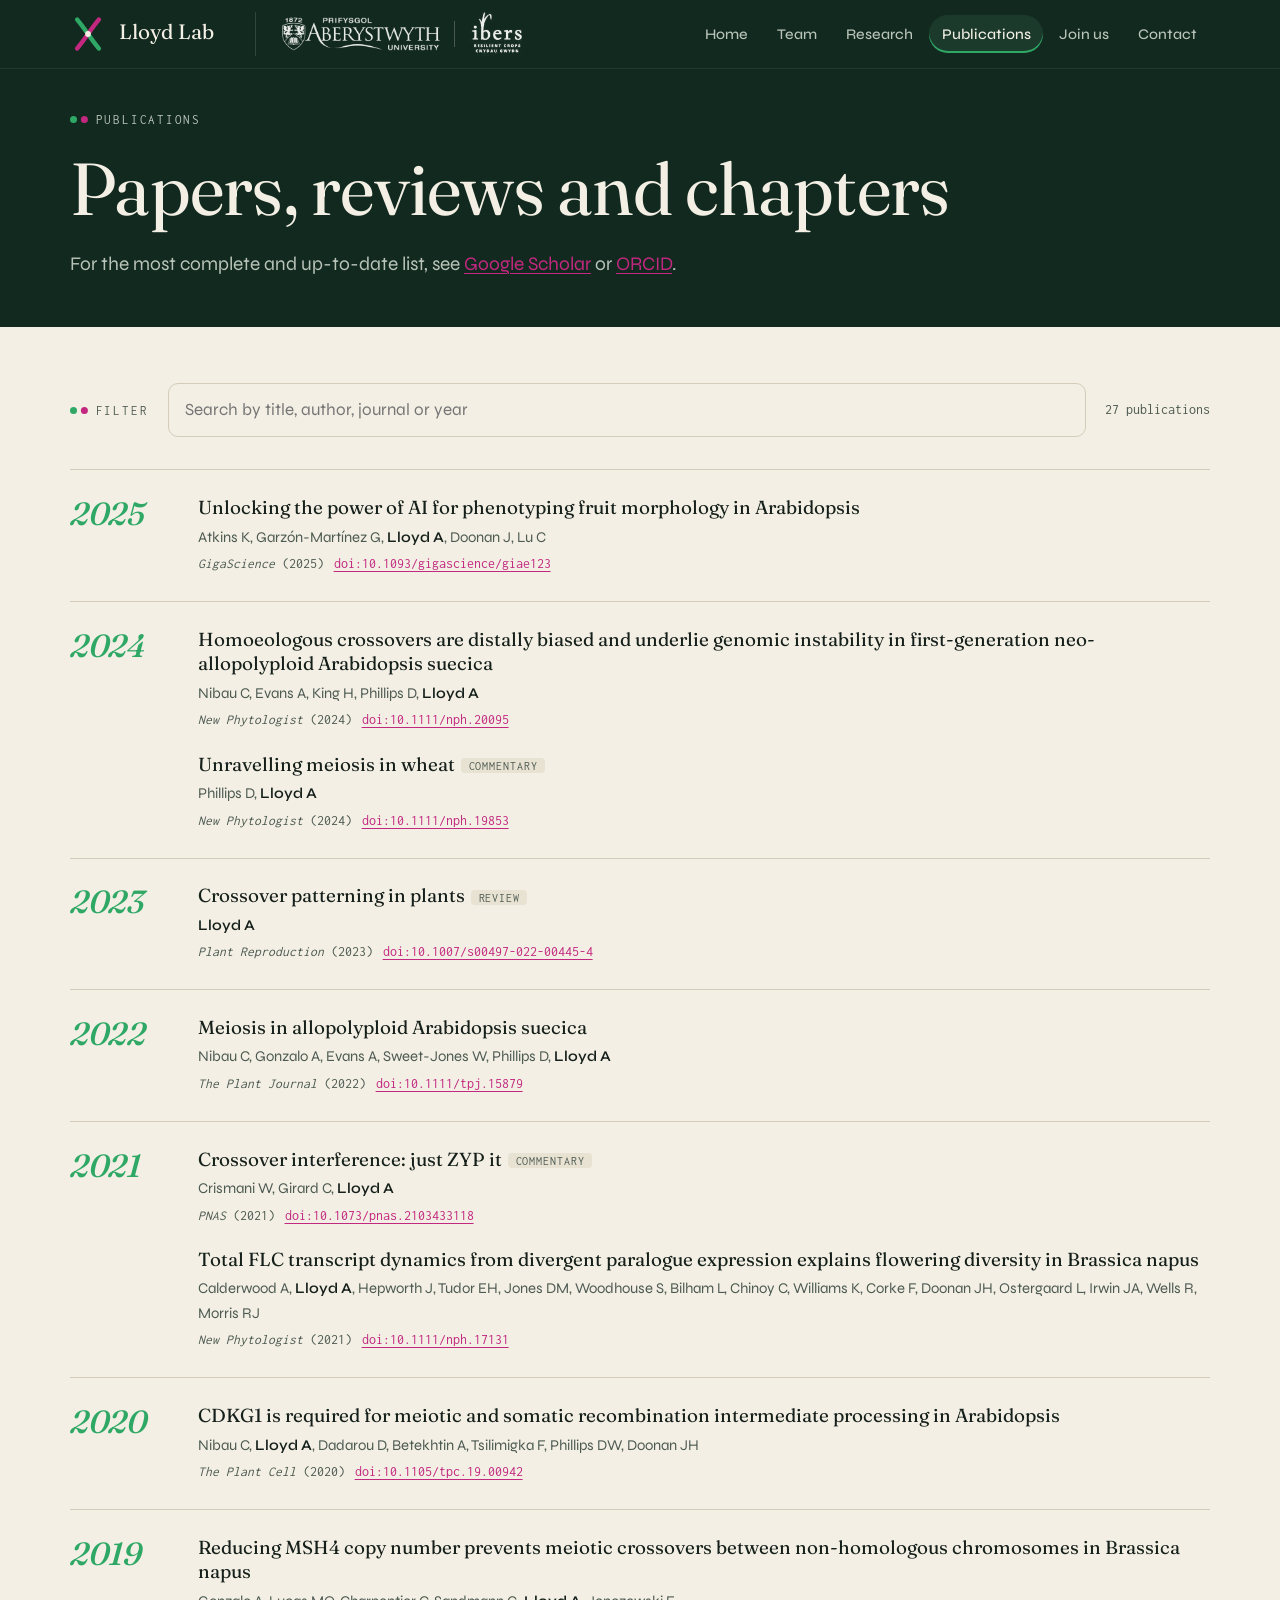
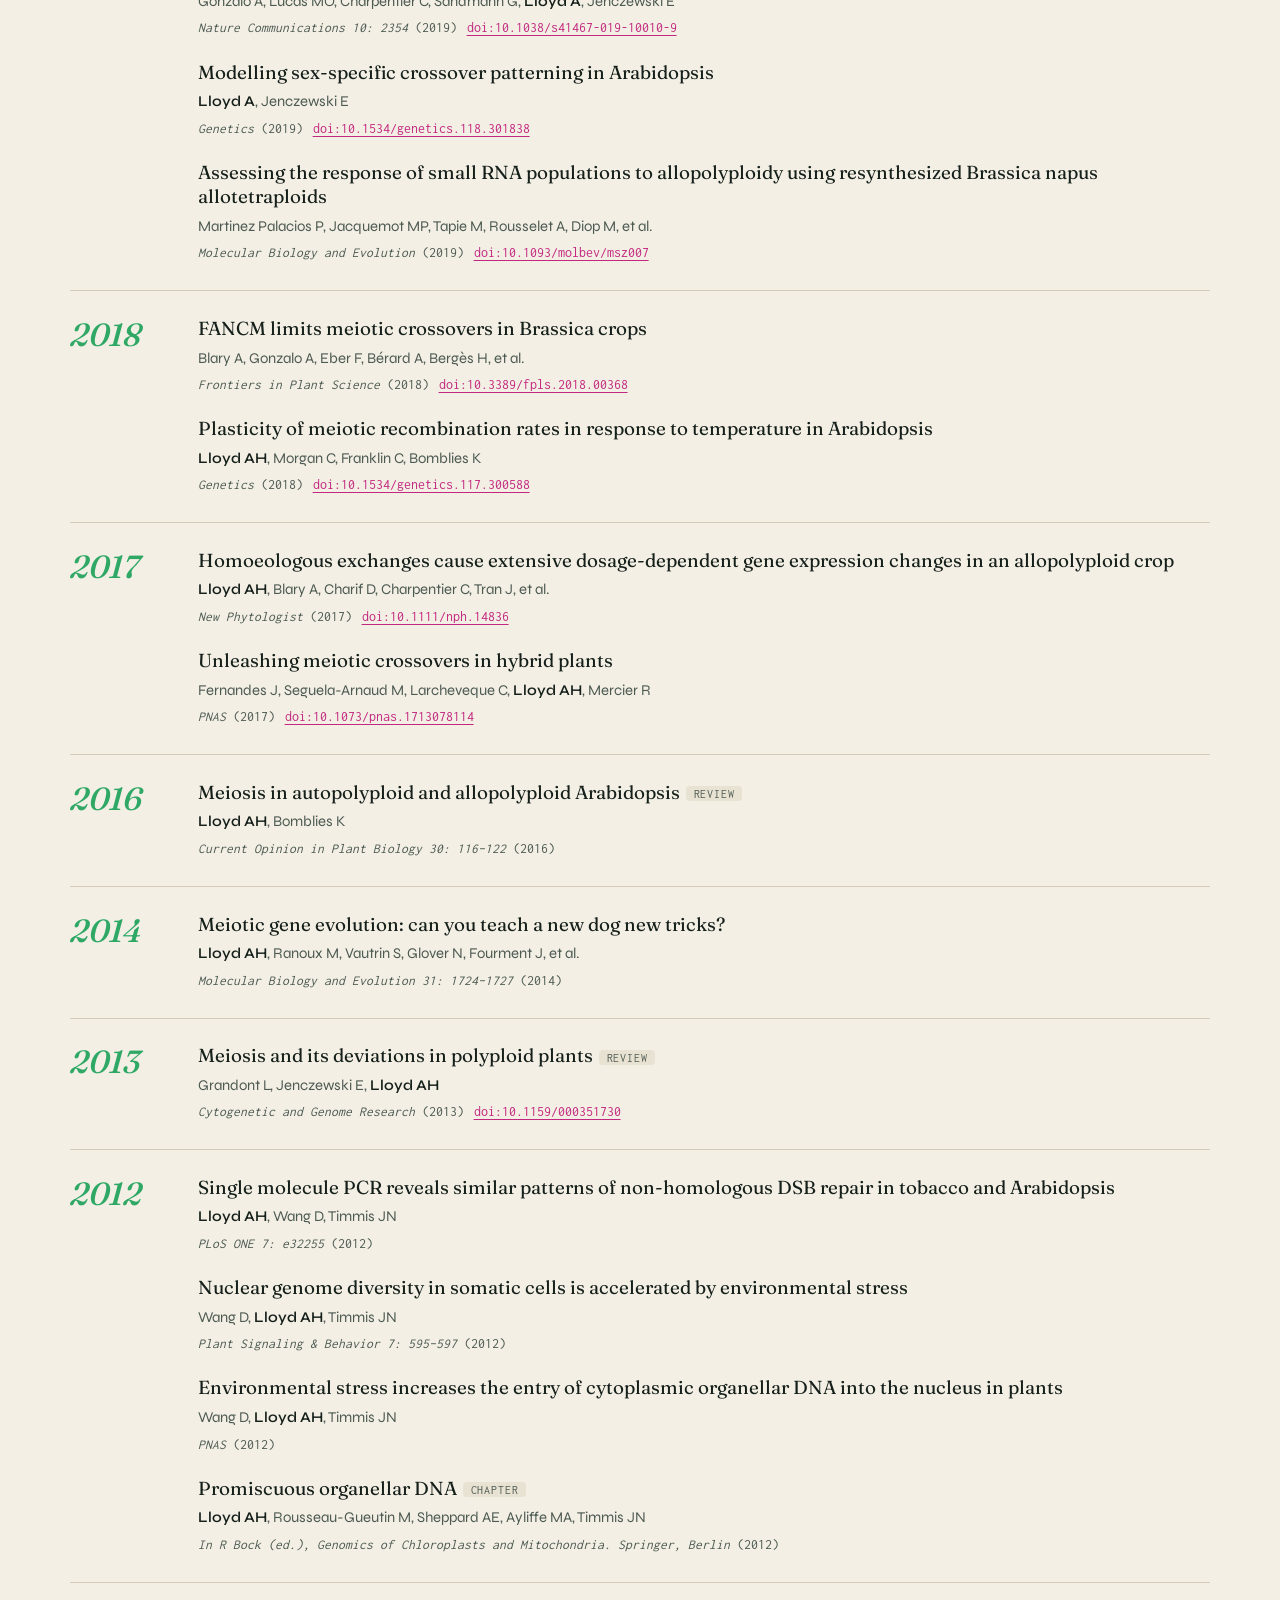
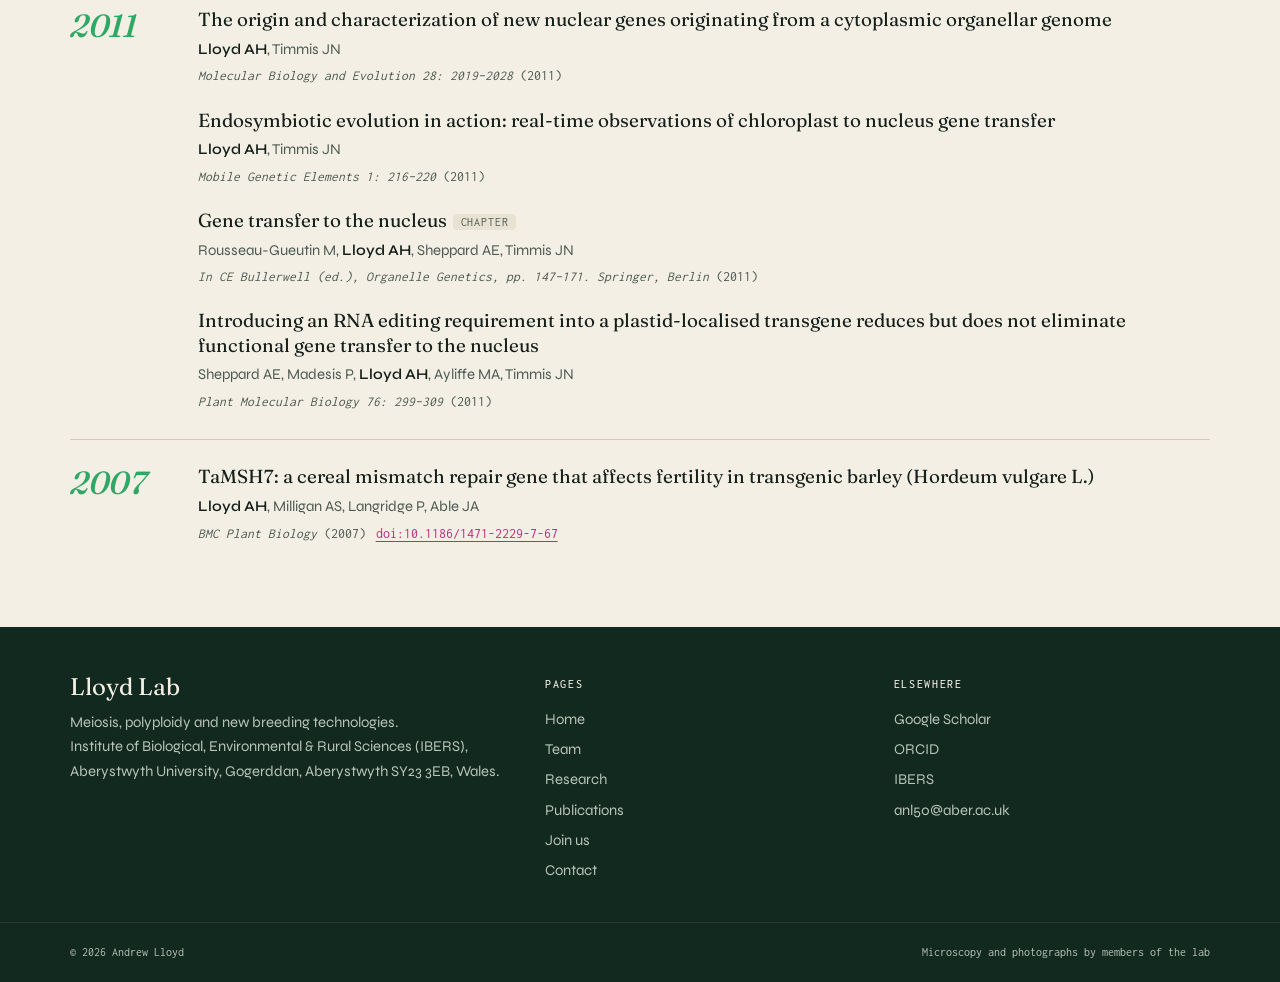
<file: publications.html>
<!doctype html>
<html lang="en">
<head>
<meta charset="utf-8">
<meta name="viewport" content="width=device-width, initial-scale=1, viewport-fit=cover">
<title>Publications | Andrew Lloyd | Lloyd Lab, Aberystwyth</title>
<meta name="claude:viewport-fit-sides" content="cover">
<meta name="description" content="Publications by Andrew Lloyd and the Lloyd Lab on meiosis, polyploidy, crossover control and plant breeding.">
<link rel="canonical" href="https://andrewhmlloyd.github.io/publications.html">
<meta property="og:type" content="website">
<meta property="og:site_name" content="Lloyd Lab · IBERS, Aberystwyth University">
<meta property="og:title" content="Publications | Andrew Lloyd | Lloyd Lab, Aberystwyth">
<meta property="og:description" content="Publications by Andrew Lloyd and the Lloyd Lab on meiosis, polyploidy, crossover control and plant breeding.">
<meta property="og:url" content="https://andrewhmlloyd.github.io/publications.html">
<meta property="og:image" content="https://andrewhmlloyd.github.io/images/og-image.jpg">
<meta name="twitter:card" content="summary_large_image">

<link rel="preconnect" href="https://fonts.googleapis.com">
<link rel="preconnect" href="https://fonts.gstatic.com" crossorigin>
<link rel="stylesheet" href="https://fonts.googleapis.com/css2?family=Fraunces:ital,opsz,wght@0,9..144,300..600;1,9..144,300..600&amp;family=Inconsolata:wght@400;500;600&amp;family=Syne:wght@400..700&amp;display=swap">
<link rel="stylesheet" href="style.css">
</head>
<body>
<header class="site-nav">
  <div class="wrap">
    <a class="brand" href="index.html"><svg class="brand-mark" viewBox="0 0 40 40" aria-hidden="true"><path d="M8 4 C 18 16, 22 24, 32 36" fill="none" stroke="#2fa866" stroke-width="5" stroke-linecap="round"/><path d="M32 4 C 22 16, 18 24, 8 36" fill="none" stroke="#c2287f" stroke-width="5" stroke-linecap="round"/><circle cx="20" cy="20" r="3.2" fill="#f3efe4"/></svg><span><span class="brand-name">Lloyd Lab</span><span class="brand-sub">IBERS · Aberystwyth University</span></span></a>
    <a class="nav-logos" href="https://www.aber.ac.uk/en/ibers/" target="_blank" rel="noopener">
      <img src="images/au-logo-white.png" alt="Aberystwyth University" class="nl-au" width="900" height="194">
      <span class="nl-rule" aria-hidden="true"></span>
      <img src="images/ibers-logo-white.png" alt="IBERS" class="nl-ibers" width="194" height="162">
    </a>
    <button class="nav-toggle" id="nav-toggle" aria-expanded="false" aria-controls="nav-links">Menu</button>
    <ul class="nav-links" id="nav-links"><li><a href="index.html">Home</a></li><li><a href="team.html">Team</a></li><li><a href="research.html">Research</a></li><li><a href="publications.html" aria-current="page">Publications</a></li><li><a href="join.html">Join us</a></li><li><a href="contact.html">Contact</a></li></ul>
  </div>
</header>
<main>

<section class="page-head"><div class="wrap">
  <span class="label">Publications</span>
  <h1>Papers, reviews and chapters</h1>
  <p class="lede">For the most complete and up-to-date list, see <a href="https://scholar.google.co.uk/citations?user=jmTTv98AAAAJ&amp;hl=en" target="_blank" rel="noopener">Google Scholar</a> or <a href="https://orcid.org/0000-0001-7871-6621" target="_blank" rel="noopener">ORCID</a>.</p>
</div></section>

<section class="band band-tight">
  <div class="wrap">
    <div class="pub-tools">
      <label for="pub-q" class="label">Filter</label>
      <input id="pub-q" type="search" placeholder="Search by title, author, journal or year" autocomplete="off">
      <span class="pub-count" id="pub-count">27 publications</span>
    </div>
    <div id="pubs">
    <section class="pub-year" data-year="2025"><h2>2025</h2><ol class="pub-list">
        <li class="pub" data-search="atkins k, garzón-martínez g, lloyd a, doonan j, lu c unlocking the power of ai for phenotyping fruit morphology in arabidopsis gigascience 2025"><span class="pub-title">Unlocking the power of AI for phenotyping fruit morphology in Arabidopsis</span><span class="pub-authors">Atkins K, Garzón-Martínez G, <b>Lloyd A</b>, Doonan J, Lu C</span><span class="pub-venue"><i>GigaScience</i> (2025)<a href="https://doi.org/10.1093/gigascience/giae123" target="_blank" rel="noopener">doi:10.1093/gigascience/giae123</a></span></li>
    </ol></section>
    <section class="pub-year" data-year="2024"><h2>2024</h2><ol class="pub-list">
        <li class="pub" data-search="nibau c, evans a, king h, phillips d, lloyd a homoeologous crossovers are distally biased and underlie genomic instability in first-generation neo-allopolyploid arabidopsis suecica new phytologist 2024"><span class="pub-title">Homoeologous crossovers are distally biased and underlie genomic instability in first-generation neo-allopolyploid Arabidopsis suecica</span><span class="pub-authors">Nibau C, Evans A, King H, Phillips D, <b>Lloyd A</b></span><span class="pub-venue"><i>New Phytologist</i> (2024)<a href="https://doi.org/10.1111/nph.20095" target="_blank" rel="noopener">doi:10.1111/nph.20095</a></span></li>
        <li class="pub" data-search="phillips d, lloyd a unravelling meiosis in wheat new phytologist 2024"><span class="pub-title">Unravelling meiosis in wheat<span class="tag">Commentary</span></span><span class="pub-authors">Phillips D, <b>Lloyd A</b></span><span class="pub-venue"><i>New Phytologist</i> (2024)<a href="https://doi.org/10.1111/nph.19853" target="_blank" rel="noopener">doi:10.1111/nph.19853</a></span></li>
    </ol></section>
    <section class="pub-year" data-year="2023"><h2>2023</h2><ol class="pub-list">
        <li class="pub" data-search="lloyd a crossover patterning in plants plant reproduction 2023"><span class="pub-title">Crossover patterning in plants<span class="tag">Review</span></span><span class="pub-authors"><b>Lloyd A</b></span><span class="pub-venue"><i>Plant Reproduction</i> (2023)<a href="https://doi.org/10.1007/s00497-022-00445-4" target="_blank" rel="noopener">doi:10.1007/s00497-022-00445-4</a></span></li>
    </ol></section>
    <section class="pub-year" data-year="2022"><h2>2022</h2><ol class="pub-list">
        <li class="pub" data-search="nibau c, gonzalo a, evans a, sweet-jones w, phillips d, lloyd a meiosis in allopolyploid arabidopsis suecica the plant journal 2022"><span class="pub-title">Meiosis in allopolyploid Arabidopsis suecica</span><span class="pub-authors">Nibau C, Gonzalo A, Evans A, Sweet-Jones W, Phillips D, <b>Lloyd A</b></span><span class="pub-venue"><i>The Plant Journal</i> (2022)<a href="https://doi.org/10.1111/tpj.15879" target="_blank" rel="noopener">doi:10.1111/tpj.15879</a></span></li>
    </ol></section>
    <section class="pub-year" data-year="2021"><h2>2021</h2><ol class="pub-list">
        <li class="pub" data-search="crismani w, girard c, lloyd a crossover interference: just zyp it pnas 2021"><span class="pub-title">Crossover interference: just ZYP it<span class="tag">Commentary</span></span><span class="pub-authors">Crismani W, Girard C, <b>Lloyd A</b></span><span class="pub-venue"><i>PNAS</i> (2021)<a href="https://doi.org/10.1073/pnas.2103433118" target="_blank" rel="noopener">doi:10.1073/pnas.2103433118</a></span></li>
        <li class="pub" data-search="calderwood a, lloyd a, hepworth j, tudor eh, jones dm, woodhouse s, bilham l, chinoy c, williams k, corke f, doonan jh, ostergaard l, irwin ja, wells r, morris rj total flc transcript dynamics from divergent paralogue expression explains flowering diversity in brassica napus new phytologist 2021"><span class="pub-title">Total FLC transcript dynamics from divergent paralogue expression explains flowering diversity in Brassica napus</span><span class="pub-authors">Calderwood A, <b>Lloyd A</b>, Hepworth J, Tudor EH, Jones DM, Woodhouse S, Bilham L, Chinoy C, Williams K, Corke F, Doonan JH, Ostergaard L, Irwin JA, Wells R, Morris RJ</span><span class="pub-venue"><i>New Phytologist</i> (2021)<a href="https://doi.org/10.1111/nph.17131" target="_blank" rel="noopener">doi:10.1111/nph.17131</a></span></li>
    </ol></section>
    <section class="pub-year" data-year="2020"><h2>2020</h2><ol class="pub-list">
        <li class="pub" data-search="nibau c, lloyd a, dadarou d, betekhtin a, tsilimigka f, phillips dw, doonan jh cdkg1 is required for meiotic and somatic recombination intermediate processing in arabidopsis the plant cell 2020"><span class="pub-title">CDKG1 is required for meiotic and somatic recombination intermediate processing in Arabidopsis</span><span class="pub-authors">Nibau C, <b>Lloyd A</b>, Dadarou D, Betekhtin A, Tsilimigka F, Phillips DW, Doonan JH</span><span class="pub-venue"><i>The Plant Cell</i> (2020)<a href="https://doi.org/10.1105/tpc.19.00942" target="_blank" rel="noopener">doi:10.1105/tpc.19.00942</a></span></li>
    </ol></section>
    <section class="pub-year" data-year="2019"><h2>2019</h2><ol class="pub-list">
        <li class="pub" data-search="gonzalo a, lucas mo, charpentier c, sandmann g, lloyd a, jenczewski e reducing msh4 copy number prevents meiotic crossovers between non-homologous chromosomes in brassica napus nature communications 10: 2354 2019"><span class="pub-title">Reducing MSH4 copy number prevents meiotic crossovers between non-homologous chromosomes in Brassica napus</span><span class="pub-authors">Gonzalo A, Lucas MO, Charpentier C, Sandmann G, <b>Lloyd A</b>, Jenczewski E</span><span class="pub-venue"><i>Nature Communications 10: 2354</i> (2019)<a href="https://doi.org/10.1038/s41467-019-10010-9" target="_blank" rel="noopener">doi:10.1038/s41467-019-10010-9</a></span></li>
        <li class="pub" data-search="lloyd a, jenczewski e modelling sex-specific crossover patterning in arabidopsis genetics 2019"><span class="pub-title">Modelling sex-specific crossover patterning in Arabidopsis</span><span class="pub-authors"><b>Lloyd A</b>, Jenczewski E</span><span class="pub-venue"><i>Genetics</i> (2019)<a href="https://doi.org/10.1534/genetics.118.301838" target="_blank" rel="noopener">doi:10.1534/genetics.118.301838</a></span></li>
        <li class="pub" data-search="martinez palacios p, jacquemot mp, tapie m, rousselet a, diop m, et al. assessing the response of small rna populations to allopolyploidy using resynthesized brassica napus allotetraploids molecular biology and evolution 2019"><span class="pub-title">Assessing the response of small RNA populations to allopolyploidy using resynthesized Brassica napus allotetraploids</span><span class="pub-authors">Martinez Palacios P, Jacquemot MP, Tapie M, Rousselet A, Diop M, et al.</span><span class="pub-venue"><i>Molecular Biology and Evolution</i> (2019)<a href="https://doi.org/10.1093/molbev/msz007" target="_blank" rel="noopener">doi:10.1093/molbev/msz007</a></span></li>
    </ol></section>
    <section class="pub-year" data-year="2018"><h2>2018</h2><ol class="pub-list">
        <li class="pub" data-search="blary a, gonzalo a, eber f, bérard a, bergès h, et al. fancm limits meiotic crossovers in brassica crops frontiers in plant science 2018"><span class="pub-title">FANCM limits meiotic crossovers in Brassica crops</span><span class="pub-authors">Blary A, Gonzalo A, Eber F, Bérard A, Bergès H, et al.</span><span class="pub-venue"><i>Frontiers in Plant Science</i> (2018)<a href="https://doi.org/10.3389/fpls.2018.00368" target="_blank" rel="noopener">doi:10.3389/fpls.2018.00368</a></span></li>
        <li class="pub" data-search="lloyd ah, morgan c, franklin c, bomblies k plasticity of meiotic recombination rates in response to temperature in arabidopsis genetics 2018"><span class="pub-title">Plasticity of meiotic recombination rates in response to temperature in Arabidopsis</span><span class="pub-authors"><b>Lloyd AH</b>, Morgan C, Franklin C, Bomblies K</span><span class="pub-venue"><i>Genetics</i> (2018)<a href="https://doi.org/10.1534/genetics.117.300588" target="_blank" rel="noopener">doi:10.1534/genetics.117.300588</a></span></li>
    </ol></section>
    <section class="pub-year" data-year="2017"><h2>2017</h2><ol class="pub-list">
        <li class="pub" data-search="lloyd ah, blary a, charif d, charpentier c, tran j, et al. homoeologous exchanges cause extensive dosage-dependent gene expression changes in an allopolyploid crop new phytologist 2017"><span class="pub-title">Homoeologous exchanges cause extensive dosage-dependent gene expression changes in an allopolyploid crop</span><span class="pub-authors"><b>Lloyd AH</b>, Blary A, Charif D, Charpentier C, Tran J, et al.</span><span class="pub-venue"><i>New Phytologist</i> (2017)<a href="https://doi.org/10.1111/nph.14836" target="_blank" rel="noopener">doi:10.1111/nph.14836</a></span></li>
        <li class="pub" data-search="fernandes j, seguela-arnaud m, larcheveque c, lloyd ah, mercier r unleashing meiotic crossovers in hybrid plants pnas 2017"><span class="pub-title">Unleashing meiotic crossovers in hybrid plants</span><span class="pub-authors">Fernandes J, Seguela-Arnaud M, Larcheveque C, <b>Lloyd AH</b>, Mercier R</span><span class="pub-venue"><i>PNAS</i> (2017)<a href="https://doi.org/10.1073/pnas.1713078114" target="_blank" rel="noopener">doi:10.1073/pnas.1713078114</a></span></li>
    </ol></section>
    <section class="pub-year" data-year="2016"><h2>2016</h2><ol class="pub-list">
        <li class="pub" data-search="lloyd ah, bomblies k meiosis in autopolyploid and allopolyploid arabidopsis current opinion in plant biology 30: 116–122 2016"><span class="pub-title">Meiosis in autopolyploid and allopolyploid Arabidopsis<span class="tag">Review</span></span><span class="pub-authors"><b>Lloyd AH</b>, Bomblies K</span><span class="pub-venue"><i>Current Opinion in Plant Biology 30: 116–122</i> (2016)</span></li>
    </ol></section>
    <section class="pub-year" data-year="2014"><h2>2014</h2><ol class="pub-list">
        <li class="pub" data-search="lloyd ah, ranoux m, vautrin s, glover n, fourment j, et al. meiotic gene evolution: can you teach a new dog new tricks? molecular biology and evolution 31: 1724–1727 2014"><span class="pub-title">Meiotic gene evolution: can you teach a new dog new tricks?</span><span class="pub-authors"><b>Lloyd AH</b>, Ranoux M, Vautrin S, Glover N, Fourment J, et al.</span><span class="pub-venue"><i>Molecular Biology and Evolution 31: 1724–1727</i> (2014)</span></li>
    </ol></section>
    <section class="pub-year" data-year="2013"><h2>2013</h2><ol class="pub-list">
        <li class="pub" data-search="grandont l, jenczewski e, lloyd ah meiosis and its deviations in polyploid plants cytogenetic and genome research 2013"><span class="pub-title">Meiosis and its deviations in polyploid plants<span class="tag">Review</span></span><span class="pub-authors">Grandont L, Jenczewski E, <b>Lloyd AH</b></span><span class="pub-venue"><i>Cytogenetic and Genome Research</i> (2013)<a href="https://doi.org/10.1159/000351730" target="_blank" rel="noopener">doi:10.1159/000351730</a></span></li>
    </ol></section>
    <section class="pub-year" data-year="2012"><h2>2012</h2><ol class="pub-list">
        <li class="pub" data-search="lloyd ah, wang d, timmis jn single molecule pcr reveals similar patterns of non-homologous dsb repair in tobacco and arabidopsis plos one 7: e32255 2012"><span class="pub-title">Single molecule PCR reveals similar patterns of non-homologous DSB repair in tobacco and Arabidopsis</span><span class="pub-authors"><b>Lloyd AH</b>, Wang D, Timmis JN</span><span class="pub-venue"><i>PLoS ONE 7: e32255</i> (2012)</span></li>
        <li class="pub" data-search="wang d, lloyd ah, timmis jn nuclear genome diversity in somatic cells is accelerated by environmental stress plant signaling &amp; behavior 7: 595–597 2012"><span class="pub-title">Nuclear genome diversity in somatic cells is accelerated by environmental stress</span><span class="pub-authors">Wang D, <b>Lloyd AH</b>, Timmis JN</span><span class="pub-venue"><i>Plant Signaling &amp; Behavior 7: 595–597</i> (2012)</span></li>
        <li class="pub" data-search="wang d, lloyd ah, timmis jn environmental stress increases the entry of cytoplasmic organellar dna into the nucleus in plants pnas 2012"><span class="pub-title">Environmental stress increases the entry of cytoplasmic organellar DNA into the nucleus in plants</span><span class="pub-authors">Wang D, <b>Lloyd AH</b>, Timmis JN</span><span class="pub-venue"><i>PNAS</i> (2012)</span></li>
        <li class="pub" data-search="lloyd ah, rousseau-gueutin m, sheppard ae, ayliffe ma, timmis jn promiscuous organellar dna in r bock (ed.), genomics of chloroplasts and mitochondria. springer, berlin 2012"><span class="pub-title">Promiscuous organellar DNA<span class="tag">Chapter</span></span><span class="pub-authors"><b>Lloyd AH</b>, Rousseau-Gueutin M, Sheppard AE, Ayliffe MA, Timmis JN</span><span class="pub-venue"><i>In R Bock (ed.), Genomics of Chloroplasts and Mitochondria. Springer, Berlin</i> (2012)</span></li>
    </ol></section>
    <section class="pub-year" data-year="2011"><h2>2011</h2><ol class="pub-list">
        <li class="pub" data-search="lloyd ah, timmis jn the origin and characterization of new nuclear genes originating from a cytoplasmic organellar genome molecular biology and evolution 28: 2019–2028 2011"><span class="pub-title">The origin and characterization of new nuclear genes originating from a cytoplasmic organellar genome</span><span class="pub-authors"><b>Lloyd AH</b>, Timmis JN</span><span class="pub-venue"><i>Molecular Biology and Evolution 28: 2019–2028</i> (2011)</span></li>
        <li class="pub" data-search="lloyd ah, timmis jn endosymbiotic evolution in action: real-time observations of chloroplast to nucleus gene transfer mobile genetic elements 1: 216–220 2011"><span class="pub-title">Endosymbiotic evolution in action: real-time observations of chloroplast to nucleus gene transfer</span><span class="pub-authors"><b>Lloyd AH</b>, Timmis JN</span><span class="pub-venue"><i>Mobile Genetic Elements 1: 216–220</i> (2011)</span></li>
        <li class="pub" data-search="rousseau-gueutin m, lloyd ah, sheppard ae, timmis jn gene transfer to the nucleus in ce bullerwell (ed.), organelle genetics, pp. 147–171. springer, berlin 2011"><span class="pub-title">Gene transfer to the nucleus<span class="tag">Chapter</span></span><span class="pub-authors">Rousseau-Gueutin M, <b>Lloyd AH</b>, Sheppard AE, Timmis JN</span><span class="pub-venue"><i>In CE Bullerwell (ed.), Organelle Genetics, pp. 147–171. Springer, Berlin</i> (2011)</span></li>
        <li class="pub" data-search="sheppard ae, madesis p, lloyd ah, ayliffe ma, timmis jn introducing an rna editing requirement into a plastid-localised transgene reduces but does not eliminate functional gene transfer to the nucleus plant molecular biology 76: 299–309 2011"><span class="pub-title">Introducing an RNA editing requirement into a plastid-localised transgene reduces but does not eliminate functional gene transfer to the nucleus</span><span class="pub-authors">Sheppard AE, Madesis P, <b>Lloyd AH</b>, Ayliffe MA, Timmis JN</span><span class="pub-venue"><i>Plant Molecular Biology 76: 299–309</i> (2011)</span></li>
    </ol></section>
    <section class="pub-year" data-year="2007"><h2>2007</h2><ol class="pub-list">
        <li class="pub" data-search="lloyd ah, milligan as, langridge p, able ja tamsh7: a cereal mismatch repair gene that affects fertility in transgenic barley (hordeum vulgare l.) bmc plant biology 2007"><span class="pub-title">TaMSH7: a cereal mismatch repair gene that affects fertility in transgenic barley (Hordeum vulgare L.)</span><span class="pub-authors"><b>Lloyd AH</b>, Milligan AS, Langridge P, Able JA</span><span class="pub-venue"><i>BMC Plant Biology</i> (2007)<a href="https://doi.org/10.1186/1471-2229-7-67" target="_blank" rel="noopener">doi:10.1186/1471-2229-7-67</a></span></li>
    </ol></section>
    </div>
  </div>
</section>
<script>
(function(){
  var q=document.getElementById('pub-q'), c=document.getElementById('pub-count');
  q.addEventListener('input',function(){
    var v=q.value.trim().toLowerCase(), n=0;
    document.querySelectorAll('.pub').forEach(function(p){var s=!v||p.dataset.search.indexOf(v)>-1;p.hidden=!s;if(s)n++;});
    document.querySelectorAll('.pub-year').forEach(function(g){g.hidden=!g.querySelector('.pub:not([hidden])');});
    c.textContent=n+(n===1?' publication':' publications');
  });
})();
</script>
</main>
<footer class="site-foot">
  <div class="wrap">
    <div>
      <span class="brand-name">Lloyd Lab</span>
      <p>Meiosis, polyploidy and new breeding technologies.<br>Institute of Biological, Environmental &amp; Rural Sciences (IBERS), Aberystwyth University, Gogerddan, Aberystwyth SY23 3EB, Wales.</p>
    </div>
    <div>
      <h4>Pages</h4>
      <ul><li><a href="index.html">Home</a></li><li><a href="team.html">Team</a></li><li><a href="research.html">Research</a></li><li><a href="publications.html">Publications</a></li><li><a href="join.html">Join us</a></li><li><a href="contact.html">Contact</a></li></ul>
    </div>
    <div>
      <h4>Elsewhere</h4>
      <ul>
        <li><a href="https://scholar.google.co.uk/citations?user=jmTTv98AAAAJ&amp;hl=en" target="_blank" rel="noopener">Google Scholar</a></li>
        <li><a href="https://orcid.org/0000-0001-7871-6621" target="_blank" rel="noopener">ORCID</a></li>
        <li><a href="https://www.aber.ac.uk/en/ibers/" target="_blank" rel="noopener">IBERS</a></li>
        <li><a href="mailto:anl50@aber.ac.uk">anl50@aber.ac.uk</a></li>
      </ul>
    </div>
  </div>
  <div class="foot-base"><div class="wrap"><span>© 2026 Andrew Lloyd</span><span>Microscopy and photographs by members of the lab</span></div></div>
</footer>
<script>
(function(){
  var t=document.getElementById('nav-toggle'), l=document.getElementById('nav-links');
  if(t&&l) t.addEventListener('click',function(){var o=l.classList.toggle('open');t.setAttribute('aria-expanded',o);t.textContent=o?'Close':'Menu';});
  document.querySelectorAll('[data-copy]').forEach(function(b){
    b.addEventListener('click',function(){
      var v=b.getAttribute('data-copy'), done=function(){b.textContent='Copied';setTimeout(function(){b.textContent='Copy'},1600)};
      if(navigator.clipboard) navigator.clipboard.writeText(v).then(done).catch(function(){});
    });
  });
})();
</script>
</body>
</html>
</file>
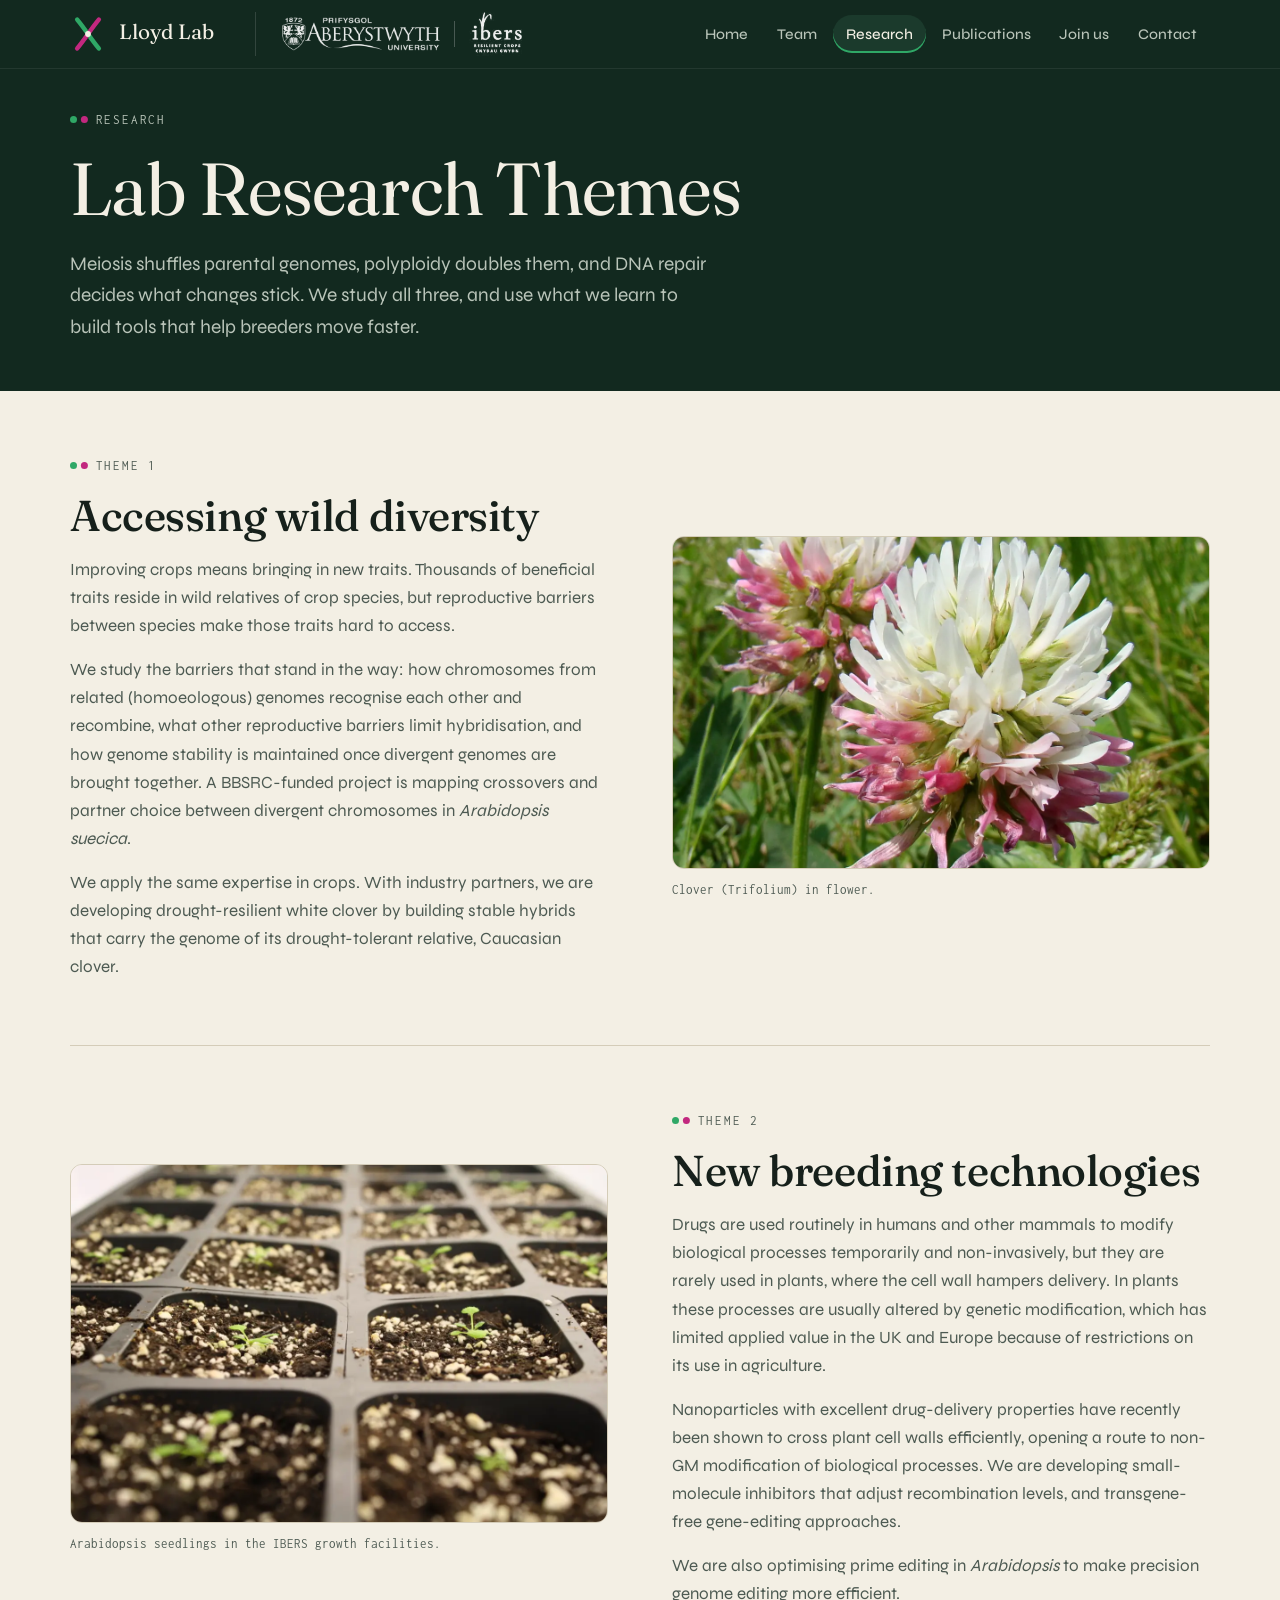
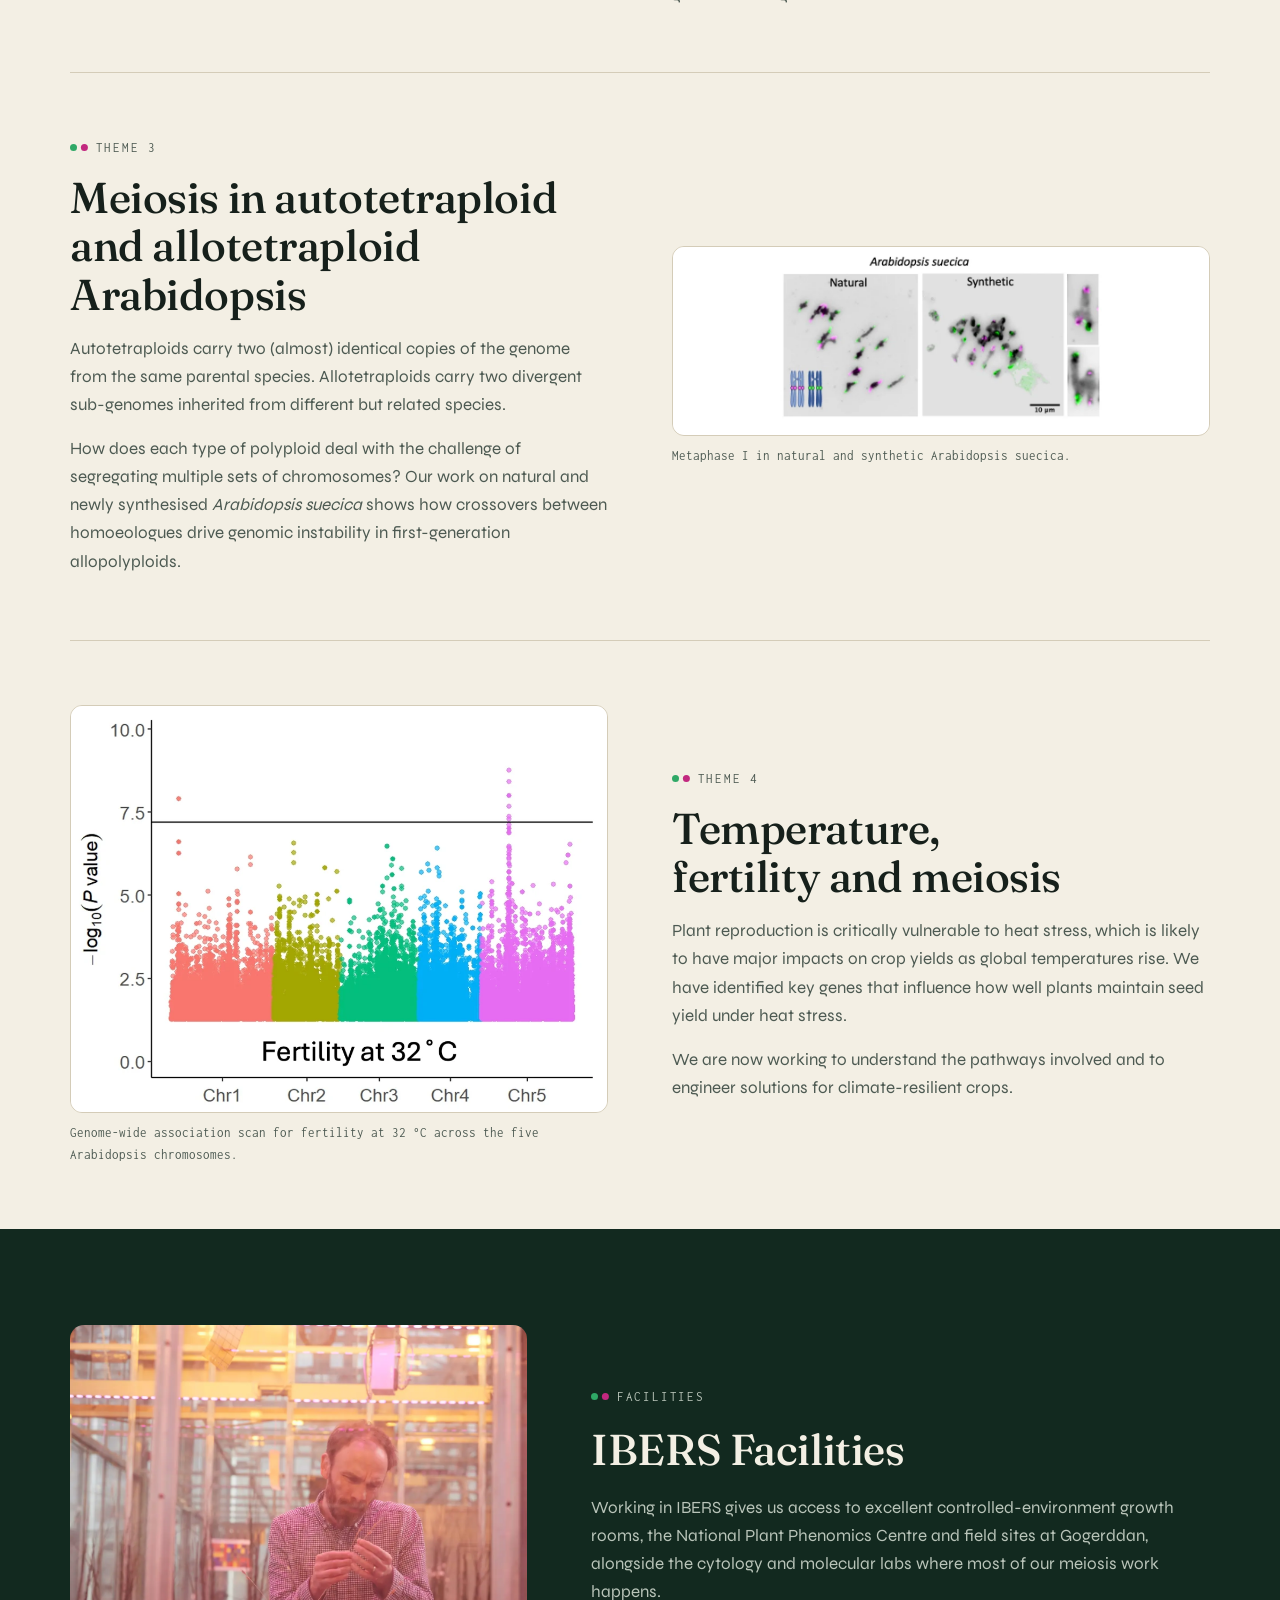
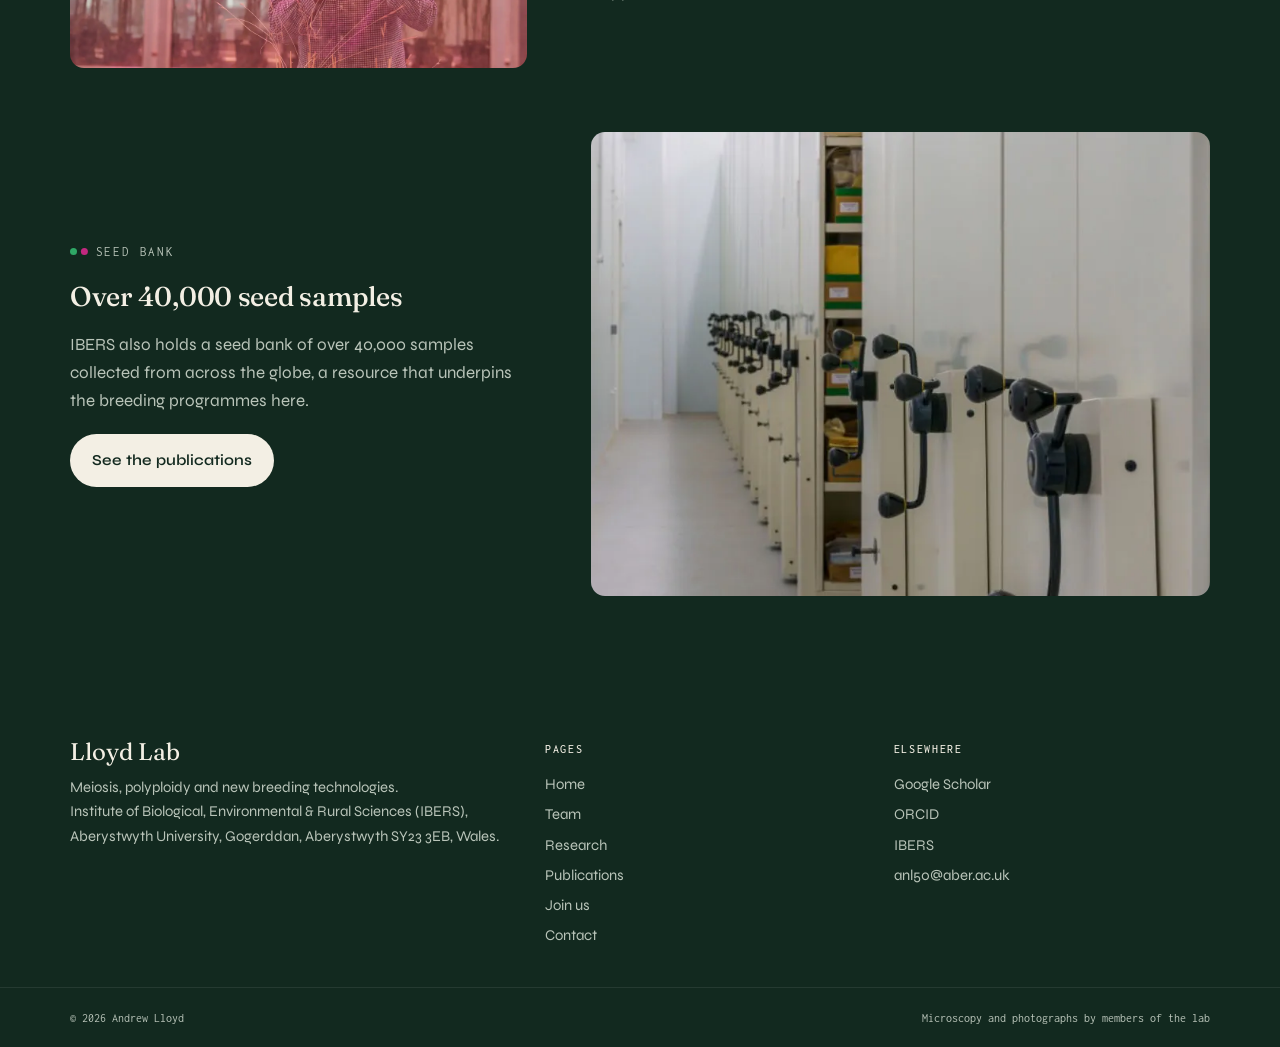
<file: research.html>
<!doctype html>
<html lang="en">
<head>
<meta charset="utf-8">
<meta name="viewport" content="width=device-width, initial-scale=1, viewport-fit=cover">
<title>Research | Meiosis, Polyploidy & Breeding | Lloyd Lab, Aberystwyth</title>
<meta name="claude:viewport-fit-sides" content="cover">
<meta name="description" content="Research themes in the Lloyd Lab: accessing wild diversity, new breeding technologies, polyploid meiosis and heat effects on fertility.">
<link rel="canonical" href="https://andrewhmlloyd.github.io/research.html">
<meta property="og:type" content="website">
<meta property="og:site_name" content="Lloyd Lab · IBERS, Aberystwyth University">
<meta property="og:title" content="Research | Meiosis, Polyploidy & Breeding | Lloyd Lab, Aberystwyth">
<meta property="og:description" content="Research themes in the Lloyd Lab: accessing wild diversity, new breeding technologies, polyploid meiosis and heat effects on fertility.">
<meta property="og:url" content="https://andrewhmlloyd.github.io/research.html">
<meta property="og:image" content="https://andrewhmlloyd.github.io/images/og-image.jpg">
<meta name="twitter:card" content="summary_large_image">

<link rel="preconnect" href="https://fonts.googleapis.com">
<link rel="preconnect" href="https://fonts.gstatic.com" crossorigin>
<link rel="stylesheet" href="https://fonts.googleapis.com/css2?family=Fraunces:ital,opsz,wght@0,9..144,300..600;1,9..144,300..600&amp;family=Inconsolata:wght@400;500;600&amp;family=Syne:wght@400..700&amp;display=swap">
<link rel="stylesheet" href="style.css">
</head>
<body>
<header class="site-nav">
  <div class="wrap">
    <a class="brand" href="index.html"><svg class="brand-mark" viewBox="0 0 40 40" aria-hidden="true"><path d="M8 4 C 18 16, 22 24, 32 36" fill="none" stroke="#2fa866" stroke-width="5" stroke-linecap="round"/><path d="M32 4 C 22 16, 18 24, 8 36" fill="none" stroke="#c2287f" stroke-width="5" stroke-linecap="round"/><circle cx="20" cy="20" r="3.2" fill="#f3efe4"/></svg><span><span class="brand-name">Lloyd Lab</span><span class="brand-sub">IBERS · Aberystwyth University</span></span></a>
    <a class="nav-logos" href="https://www.aber.ac.uk/en/ibers/" target="_blank" rel="noopener">
      <img src="images/au-logo-white.png" alt="Aberystwyth University" class="nl-au" width="900" height="194">
      <span class="nl-rule" aria-hidden="true"></span>
      <img src="images/ibers-logo-white.png" alt="IBERS" class="nl-ibers" width="194" height="162">
    </a>
    <button class="nav-toggle" id="nav-toggle" aria-expanded="false" aria-controls="nav-links">Menu</button>
    <ul class="nav-links" id="nav-links"><li><a href="index.html">Home</a></li><li><a href="team.html">Team</a></li><li><a href="research.html" aria-current="page">Research</a></li><li><a href="publications.html">Publications</a></li><li><a href="join.html">Join us</a></li><li><a href="contact.html">Contact</a></li></ul>
  </div>
</header>
<main>

<section class="page-head"><div class="wrap">
  <span class="label">Research</span>
  <h1>Lab Research Themes</h1>
  <p class="lede">Meiosis shuffles parental genomes, polyploidy doubles them, and DNA repair decides what changes stick. We study all three, and use what we learn to build tools that help breeders move faster.</p>
</div></section>

<section>
  <div class="wrap">
    <article class="project" id="wild-diversity">
      <div class="project-text">
        <span class="label">Theme 1</span>
        <h2>Accessing wild diversity</h2>
        <p>Improving crops means bringing in new traits. Thousands of beneficial traits reside in wild relatives of crop species, but reproductive barriers between species make those traits hard to access.</p><p>We study the barriers that stand in the way: how chromosomes from related (homoeologous) genomes recognise each other and recombine, what other reproductive barriers limit hybridisation, and how genome stability is maintained once divergent genomes are brought together. A BBSRC-funded project is mapping crossovers and partner choice between divergent chromosomes in <i>Arabidopsis suecica</i>.</p><p>We apply the same expertise in crops. With industry partners, we are developing drought-resilient white clover by building stable hybrids that carry the genome of its drought-tolerant relative, Caucasian clover.</p>
      </div>
      <figure class="project-fig"><img src="images/clover.webp" alt="Clover (Trifolium) in flower." loading="lazy"><figcaption>Clover (Trifolium) in flower.</figcaption></figure>
    </article>
    <article class="project" id="breeding-tech">
      <div class="project-text">
        <span class="label">Theme 2</span>
        <h2>New breeding technologies</h2>
        <p>Drugs are used routinely in humans and other mammals to modify biological processes temporarily and non-invasively, but they are rarely used in plants, where the cell wall hampers delivery. In plants these processes are usually altered by genetic modification, which has limited applied value in the UK and Europe because of restrictions on its use in agriculture.</p><p>Nanoparticles with excellent drug-delivery properties have recently been shown to cross plant cell walls efficiently, opening a route to non-GM modification of biological processes. We are developing small-molecule inhibitors that adjust recombination levels, and transgene-free gene-editing approaches.</p><p>We are also optimising prime editing in <i>Arabidopsis</i> to make precision genome editing more efficient.</p>
      </div>
      <figure class="project-fig"><img src="images/seedlings.webp" alt="Arabidopsis seedlings in the IBERS growth facilities." loading="lazy"><figcaption>Arabidopsis seedlings in the IBERS growth facilities.</figcaption></figure>
    </article>
    <article class="project" id="polyploid-meiosis">
      <div class="project-text">
        <span class="label">Theme 3</span>
        <h2>Meiosis in autotetraploid and allotetraploid Arabidopsis</h2>
        <p>Autotetraploids carry two (almost) identical copies of the genome from the same parental species. Allotetraploids carry two divergent sub-genomes inherited from different but related species.</p><p>How does each type of polyploid deal with the challenge of segregating multiple sets of chromosomes? Our work on natural and newly synthesised <i>Arabidopsis suecica</i> shows how crossovers between homoeologues drive genomic instability in first-generation allopolyploids.</p>
      </div>
      <figure class="project-fig"><img src="images/suecica-figure.webp" alt="Metaphase I in natural and synthetic Arabidopsis suecica." loading="lazy"><figcaption>Metaphase I in natural and synthetic Arabidopsis suecica.</figcaption></figure>
    </article>
    <article class="project" id="temperature">
      <div class="project-text">
        <span class="label">Theme 4</span>
        <h2>Temperature, fertility and meiosis</h2>
        <p>Plant reproduction is critically vulnerable to heat stress, which is likely to have major impacts on crop yields as global temperatures rise. We have identified key genes that influence how well plants maintain seed yield under heat stress.</p><p>We are now working to understand the pathways involved and to engineer solutions for climate-resilient crops.</p>
      </div>
      <figure class="project-fig"><img src="images/heat-gwas.webp" alt="Genome-wide association scan for fertility at 32 °C across the five Arabidopsis chromosomes." loading="lazy"><figcaption>Genome-wide association scan for fertility at 32 °C across the five Arabidopsis chromosomes.</figcaption></figure>
    </article>
  </div>
</section>

<section class="band on-forest">
  <div class="wrap split">
    <img src="images/glasshouse.webp" alt="Andrew Lloyd inspecting plants in the IBERS phenomics glasshouse" loading="lazy">
    <div class="split-text">
      <span class="label">Facilities</span>
      <h2>IBERS Facilities</h2>
      <p>Working in IBERS gives us access to excellent controlled-environment growth rooms, the National Plant Phenomics Centre and field sites at Gogerddan, alongside the cytology and molecular labs where most of our meiosis work happens.</p>
    </div>
  </div>
  <div class="wrap split split-rev">
    <img src="images/seedbank.webp" alt="Rolling shelves of labelled seed trays in the IBERS seed bank" loading="lazy">
    <div class="split-text">
      <span class="label">Seed bank</span>
      <h3>Over 40,000 seed samples</h3>
      <p>IBERS also holds a seed bank of over 40,000 samples collected from across the globe, a resource that underpins the breeding programmes here.</p>
      <p><a class="btn btn-light" href="publications.html">See the publications</a></p>
    </div>
  </div>
</section>
</main>
<footer class="site-foot">
  <div class="wrap">
    <div>
      <span class="brand-name">Lloyd Lab</span>
      <p>Meiosis, polyploidy and new breeding technologies.<br>Institute of Biological, Environmental &amp; Rural Sciences (IBERS), Aberystwyth University, Gogerddan, Aberystwyth SY23 3EB, Wales.</p>
    </div>
    <div>
      <h4>Pages</h4>
      <ul><li><a href="index.html">Home</a></li><li><a href="team.html">Team</a></li><li><a href="research.html">Research</a></li><li><a href="publications.html">Publications</a></li><li><a href="join.html">Join us</a></li><li><a href="contact.html">Contact</a></li></ul>
    </div>
    <div>
      <h4>Elsewhere</h4>
      <ul>
        <li><a href="https://scholar.google.co.uk/citations?user=jmTTv98AAAAJ&amp;hl=en" target="_blank" rel="noopener">Google Scholar</a></li>
        <li><a href="https://orcid.org/0000-0001-7871-6621" target="_blank" rel="noopener">ORCID</a></li>
        <li><a href="https://www.aber.ac.uk/en/ibers/" target="_blank" rel="noopener">IBERS</a></li>
        <li><a href="mailto:anl50@aber.ac.uk">anl50@aber.ac.uk</a></li>
      </ul>
    </div>
  </div>
  <div class="foot-base"><div class="wrap"><span>© 2026 Andrew Lloyd</span><span>Microscopy and photographs by members of the lab</span></div></div>
</footer>
<script>
(function(){
  var t=document.getElementById('nav-toggle'), l=document.getElementById('nav-links');
  if(t&&l) t.addEventListener('click',function(){var o=l.classList.toggle('open');t.setAttribute('aria-expanded',o);t.textContent=o?'Close':'Menu';});
  document.querySelectorAll('[data-copy]').forEach(function(b){
    b.addEventListener('click',function(){
      var v=b.getAttribute('data-copy'), done=function(){b.textContent='Copied';setTimeout(function(){b.textContent='Copy'},1600)};
      if(navigator.clipboard) navigator.clipboard.writeText(v).then(done).catch(function(){});
    });
  });
})();
</script>
</body>
</html>
</file>
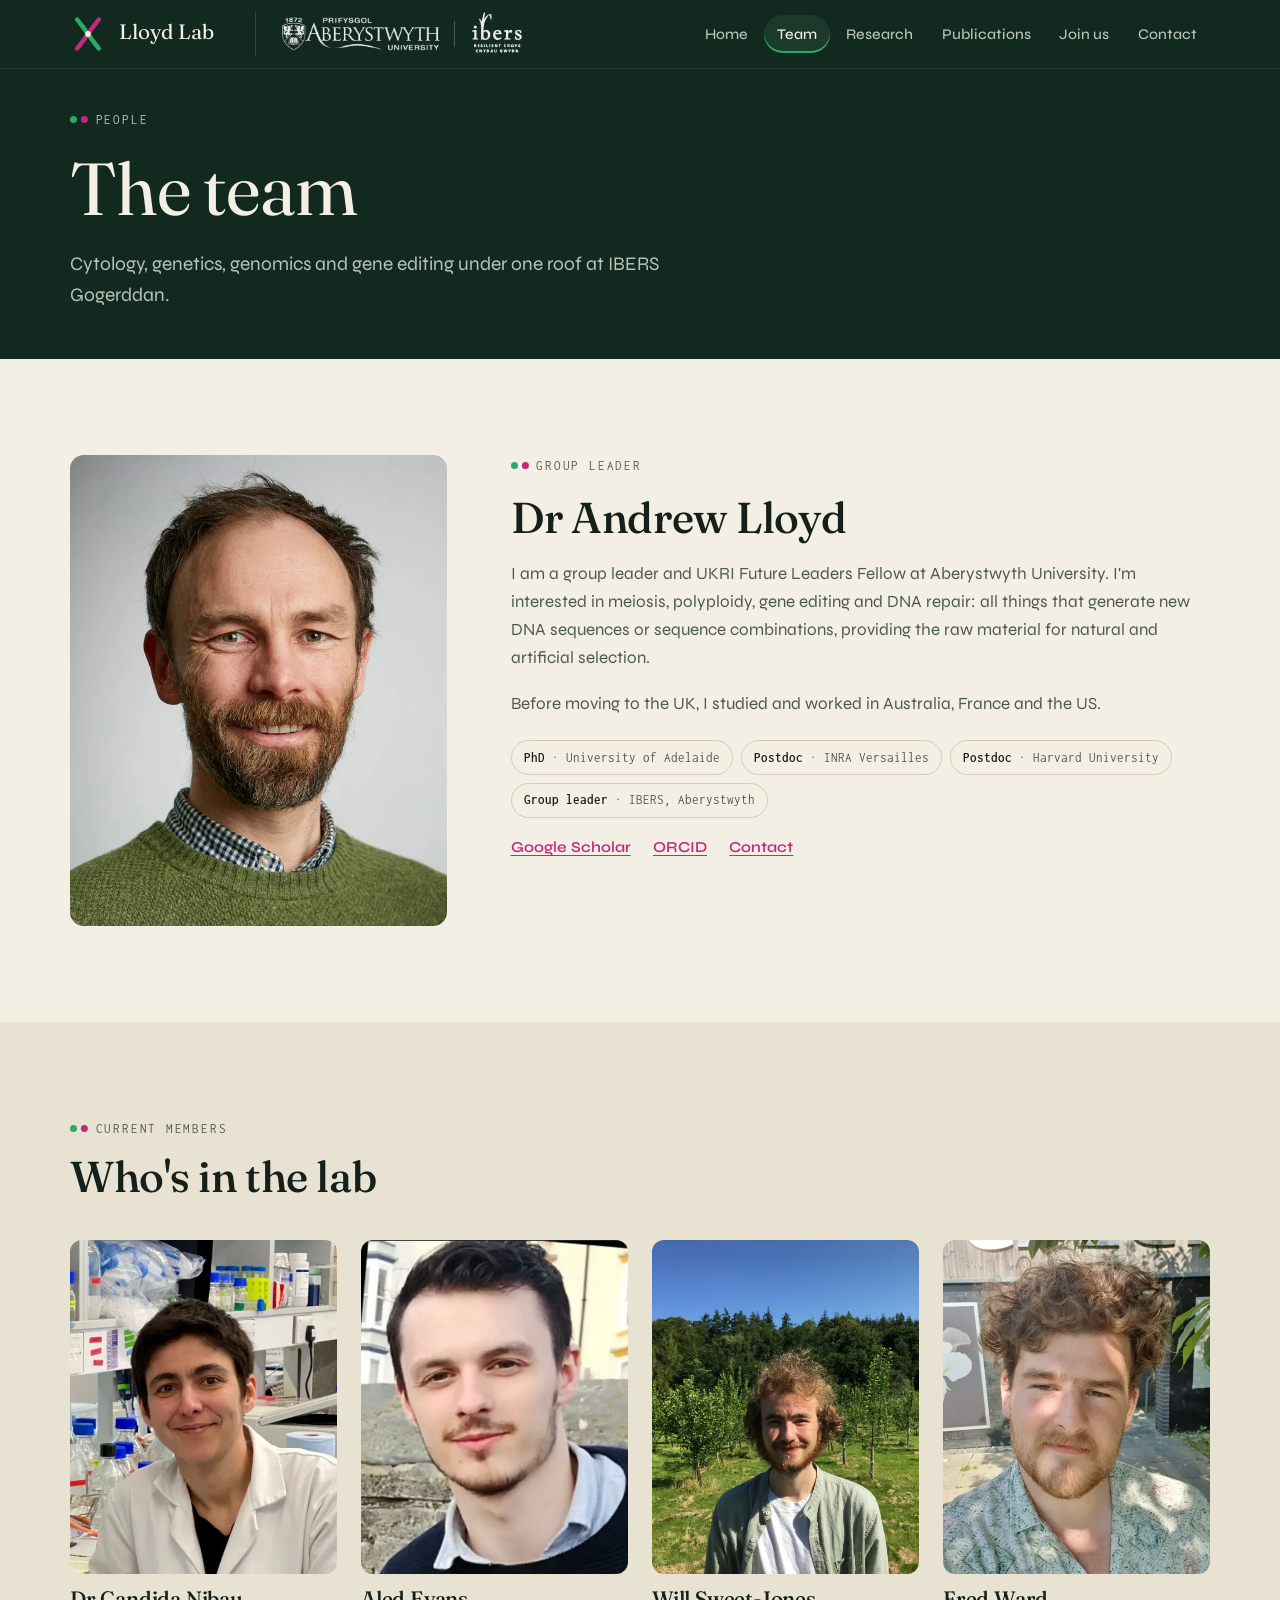
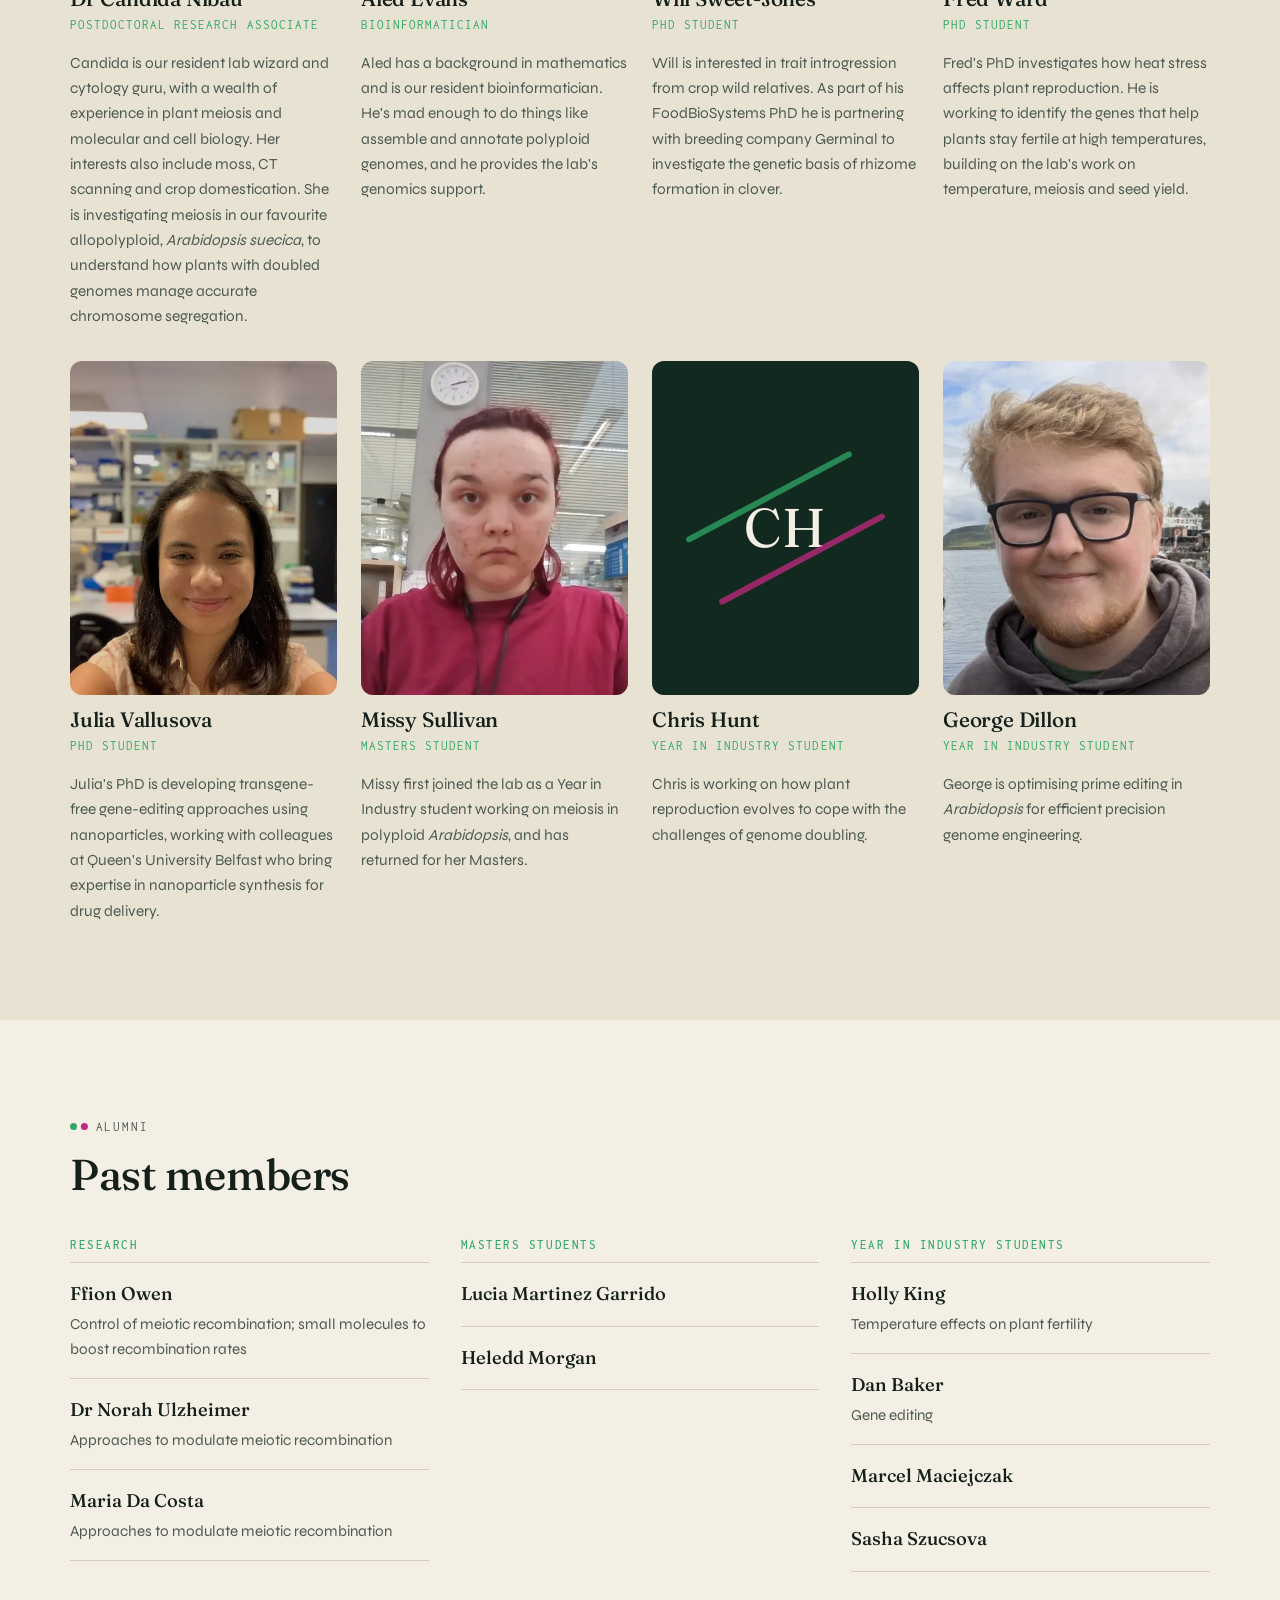
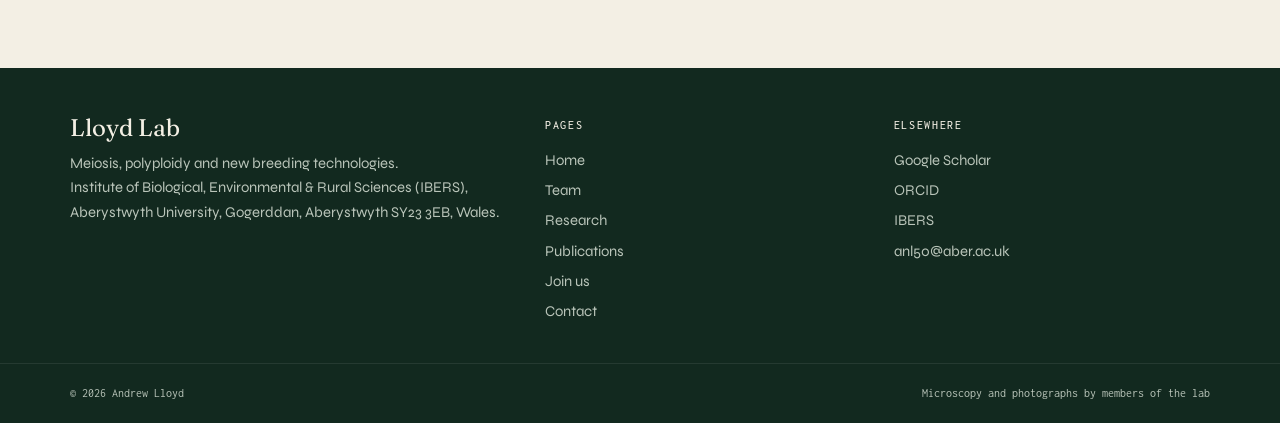
<file: team.html>
<!doctype html>
<html lang="en">
<head>
<meta charset="utf-8">
<meta name="viewport" content="width=device-width, initial-scale=1, viewport-fit=cover">
<title>Team | Lloyd Lab, IBERS Aberystwyth University</title>
<meta name="claude:viewport-fit-sides" content="cover">
<meta name="description" content="Meet Dr Andrew Lloyd and the members of the Lloyd Lab, a plant genetics group at IBERS, Aberystwyth University, Wales.">
<link rel="canonical" href="https://andrewhmlloyd.github.io/team.html">
<meta property="og:type" content="website">
<meta property="og:site_name" content="Lloyd Lab · IBERS, Aberystwyth University">
<meta property="og:title" content="Team | Lloyd Lab, IBERS Aberystwyth University">
<meta property="og:description" content="Meet Dr Andrew Lloyd and the members of the Lloyd Lab, a plant genetics group at IBERS, Aberystwyth University, Wales.">
<meta property="og:url" content="https://andrewhmlloyd.github.io/team.html">
<meta property="og:image" content="https://andrewhmlloyd.github.io/images/og-image.jpg">
<meta name="twitter:card" content="summary_large_image">

<link rel="preconnect" href="https://fonts.googleapis.com">
<link rel="preconnect" href="https://fonts.gstatic.com" crossorigin>
<link rel="stylesheet" href="https://fonts.googleapis.com/css2?family=Fraunces:ital,opsz,wght@0,9..144,300..600;1,9..144,300..600&amp;family=Inconsolata:wght@400;500;600&amp;family=Syne:wght@400..700&amp;display=swap">
<link rel="stylesheet" href="style.css">
</head>
<body>
<header class="site-nav">
  <div class="wrap">
    <a class="brand" href="index.html"><svg class="brand-mark" viewBox="0 0 40 40" aria-hidden="true"><path d="M8 4 C 18 16, 22 24, 32 36" fill="none" stroke="#2fa866" stroke-width="5" stroke-linecap="round"/><path d="M32 4 C 22 16, 18 24, 8 36" fill="none" stroke="#c2287f" stroke-width="5" stroke-linecap="round"/><circle cx="20" cy="20" r="3.2" fill="#f3efe4"/></svg><span><span class="brand-name">Lloyd Lab</span><span class="brand-sub">IBERS · Aberystwyth University</span></span></a>
    <a class="nav-logos" href="https://www.aber.ac.uk/en/ibers/" target="_blank" rel="noopener">
      <img src="images/au-logo-white.png" alt="Aberystwyth University" class="nl-au" width="900" height="194">
      <span class="nl-rule" aria-hidden="true"></span>
      <img src="images/ibers-logo-white.png" alt="IBERS" class="nl-ibers" width="194" height="162">
    </a>
    <button class="nav-toggle" id="nav-toggle" aria-expanded="false" aria-controls="nav-links">Menu</button>
    <ul class="nav-links" id="nav-links"><li><a href="index.html">Home</a></li><li><a href="team.html" aria-current="page">Team</a></li><li><a href="research.html">Research</a></li><li><a href="publications.html">Publications</a></li><li><a href="join.html">Join us</a></li><li><a href="contact.html">Contact</a></li></ul>
  </div>
</header>
<main>

<section class="page-head"><div class="wrap">
  <span class="label">People</span>
  <h1>The team</h1>
  <p class="lede">Cytology, genetics, genomics and gene editing under one roof at IBERS Gogerddan.</p>
</div></section>

<section class="band">
  <div class="wrap pi">
    <img src="images/andrew.webp" alt="Andrew Lloyd">
    <div class="pi-text">
      <span class="label">Group leader</span>
      <h2>Dr Andrew Lloyd</h2>
      <p>I am a group leader and UKRI Future Leaders Fellow at Aberystwyth University. I'm interested in meiosis, polyploidy, gene editing and DNA repair: all things that generate new DNA sequences or sequence combinations, providing the raw material for natural and artificial selection.</p>
      <p>Before moving to the UK, I studied and worked in Australia, France and the US.</p>
      <ul class="path">
        <li><b>PhD</b> · University of Adelaide</li>
        <li><b>Postdoc</b> · INRA Versailles</li>
        <li><b>Postdoc</b> · Harvard University</li>
        <li><b>Group leader</b> · IBERS, Aberystwyth</li>
      </ul>
      <div class="links-row"><a href="https://scholar.google.co.uk/citations?user=jmTTv98AAAAJ&amp;hl=en" target="_blank" rel="noopener">Google Scholar</a><a href="https://orcid.org/0000-0001-7871-6621" target="_blank" rel="noopener">ORCID</a><a href="contact.html">Contact</a></div>
    </div>
  </div>
</section>

<section class="band on-paper2">
  <div class="wrap">
    <div class="section-head"><span class="label">Current members</span><h2>Who's in the lab</h2></div>
    <div class="people">
      <article class="person"><img class="person-photo" src="images/candida.webp" alt="Dr Candida Nibau" loading="lazy"><div><h3>Dr Candida Nibau</h3><span class="role">Postdoctoral Research Associate</span></div><p>Candida is our resident lab wizard and cytology guru, with a wealth of experience in plant meiosis and molecular and cell biology. Her interests also include moss, CT scanning and crop domestication. She is investigating meiosis in our favourite allopolyploid, <i>Arabidopsis suecica</i>, to understand how plants with doubled genomes manage accurate chromosome segregation.</p></article>
      <article class="person"><img class="person-photo" src="images/aled.webp" alt="Aled Evans" loading="lazy"><div><h3>Aled Evans</h3><span class="role">Bioinformatician</span></div><p>Aled has a background in mathematics and is our resident bioinformatician. He's mad enough to do things like assemble and annotate polyploid genomes, and he provides the lab's genomics support.</p></article>
      <article class="person"><img class="person-photo" src="images/will.webp" alt="Will Sweet-Jones" loading="lazy"><div><h3>Will Sweet-Jones</h3><span class="role">PhD student</span></div><p>Will is interested in trait introgression from crop wild relatives. As part of his FoodBioSystems PhD he is partnering with breeding company Germinal to investigate the genetic basis of rhizome formation in clover.</p></article>
      <article class="person"><img class="person-photo" src="images/fred.webp" alt="Fred Ward" loading="lazy"><div><h3>Fred Ward</h3><span class="role">PhD student</span></div><p>Fred's PhD investigates how heat stress affects plant reproduction. He is working to identify the genes that help plants stay fertile at high temperatures, building on the lab's work on temperature, meiosis and seed yield.</p></article>
      <article class="person"><img class="person-photo" src="images/julia.webp" alt="Julia Vallusova" loading="lazy"><div><h3>Julia Vallusova</h3><span class="role">PhD student</span></div><p>Julia's PhD is developing transgene-free gene-editing approaches using nanoparticles, working with colleagues at Queen's University Belfast who bring expertise in nanoparticle synthesis for drug delivery.</p></article>
      <article class="person"><img class="person-photo" src="images/missy.webp" alt="Missy Sullivan" loading="lazy"><div><h3>Missy Sullivan</h3><span class="role">Masters student</span></div><p>Missy first joined the lab as a Year in Industry student working on meiosis in polyploid <i>Arabidopsis</i>, and has returned for her Masters.</p></article>
      <article class="person"><div class="monogram" aria-hidden="true"><span>CH</span></div><div><h3>Chris Hunt</h3><span class="role">Year in Industry student</span></div><p>Chris is working on how plant reproduction evolves to cope with the challenges of genome doubling.</p></article>
      <article class="person"><img class="person-photo" src="images/george.webp" alt="George Dillon" loading="lazy"><div><h3>George Dillon</h3><span class="role">Year in Industry student</span></div><p>George is optimising prime editing in <i>Arabidopsis</i> for efficient precision genome engineering.</p></article>
    </div>
  </div>
</section>

<section class="band">
  <div class="wrap">
    <div class="section-head"><span class="label">Alumni</span><h2>Past members</h2></div>
    <div class="alumni-groups"><div><h3 class="alumni-h">Research</h3><ul class="alumni"><li><b>Ffion Owen</b><span>Control of meiotic recombination; small molecules to boost recombination rates</span></li><li><b>Dr Norah Ulzheimer</b><span>Approaches to modulate meiotic recombination</span></li><li><b>Maria Da Costa</b><span>Approaches to modulate meiotic recombination</span></li></ul></div><div><h3 class="alumni-h">Masters students</h3><ul class="alumni"><li><b>Lucia Martinez Garrido</b></li><li><b>Heledd Morgan</b></li></ul></div><div><h3 class="alumni-h">Year in Industry students</h3><ul class="alumni"><li><b>Holly King</b><span>Temperature effects on plant fertility</span></li><li><b>Dan Baker</b><span>Gene editing</span></li><li><b>Marcel Maciejczak</b></li><li><b>Sasha Szucsova</b></li></ul></div></div>
  </div>
</section>
</main>
<footer class="site-foot">
  <div class="wrap">
    <div>
      <span class="brand-name">Lloyd Lab</span>
      <p>Meiosis, polyploidy and new breeding technologies.<br>Institute of Biological, Environmental &amp; Rural Sciences (IBERS), Aberystwyth University, Gogerddan, Aberystwyth SY23 3EB, Wales.</p>
    </div>
    <div>
      <h4>Pages</h4>
      <ul><li><a href="index.html">Home</a></li><li><a href="team.html">Team</a></li><li><a href="research.html">Research</a></li><li><a href="publications.html">Publications</a></li><li><a href="join.html">Join us</a></li><li><a href="contact.html">Contact</a></li></ul>
    </div>
    <div>
      <h4>Elsewhere</h4>
      <ul>
        <li><a href="https://scholar.google.co.uk/citations?user=jmTTv98AAAAJ&amp;hl=en" target="_blank" rel="noopener">Google Scholar</a></li>
        <li><a href="https://orcid.org/0000-0001-7871-6621" target="_blank" rel="noopener">ORCID</a></li>
        <li><a href="https://www.aber.ac.uk/en/ibers/" target="_blank" rel="noopener">IBERS</a></li>
        <li><a href="mailto:anl50@aber.ac.uk">anl50@aber.ac.uk</a></li>
      </ul>
    </div>
  </div>
  <div class="foot-base"><div class="wrap"><span>© 2026 Andrew Lloyd</span><span>Microscopy and photographs by members of the lab</span></div></div>
</footer>
<script>
(function(){
  var t=document.getElementById('nav-toggle'), l=document.getElementById('nav-links');
  if(t&&l) t.addEventListener('click',function(){var o=l.classList.toggle('open');t.setAttribute('aria-expanded',o);t.textContent=o?'Close':'Menu';});
  document.querySelectorAll('[data-copy]').forEach(function(b){
    b.addEventListener('click',function(){
      var v=b.getAttribute('data-copy'), done=function(){b.textContent='Copied';setTimeout(function(){b.textContent='Copy'},1600)};
      if(navigator.clipboard) navigator.clipboard.writeText(v).then(done).catch(function(){});
    });
  });
})();
</script>
</body>
</html>
</file>
<file: style.css>
/* Lloyd Lab — shared styles
   Layout: deep forest-green bands carry the identity; cream paper for reading;
   accents taken from the lab's own immunostaining (ASY1 green, ZIP1 magenta). */
:root {
  --forest: #12291f;      /* bands, nav, footer */
  --forest-2: #1b3a2c;    /* raised surface on forest */
  --paper: #f3efe4;       /* page */
  --paper-2: #e8e2d2;     /* quiet surface on paper */
  --ink: #16201b;         /* text on paper */
  --ink-soft: #4d5a52;    /* secondary text */
  --rule: #d4ccb8;
  --on-forest: #f3efe4;
  --on-forest-soft: #b9c4b9;
  --asy1: #2fa866;        /* ASY1 green */
  --zip1: #c2287f;        /* ZIP1 magenta — links, hover */
  --amber: #e2a93b;       /* fellowship badge */

  --display: "Fraunces", "Iowan Old Style", Georgia, serif;
  --body: "Syne", "Avenir Next", "Segoe UI", system-ui, sans-serif;
  --mono: "Inconsolata", "SF Mono", Menlo, Consolas, monospace;

  --wrap: 1180px;
  --gutter-l: max(20px, env(safe-area-inset-left, 0px));
  --gutter-r: max(20px, env(safe-area-inset-right, 0px));
}
@media (prefers-color-scheme: dark) {
  :root:not([data-theme="light"]) {
    --forest: #0c1c15; --forest-2: #15301f; --paper: #111915; --paper-2: #18231d;
    --ink: #e9e6dc; --ink-soft: #a8b3aa; --rule: #2b3a31;
    --on-forest: #f3efe4; --on-forest-soft: #a9b6ab;
    --asy1: #4cc785; --zip1: #ef6db3; --amber: #e8b553; color-scheme: dark;
  }
}
:root[data-theme="dark"] {
  --forest: #0c1c15; --forest-2: #15301f; --paper: #111915; --paper-2: #18231d;
  --ink: #e9e6dc; --ink-soft: #a8b3aa; --rule: #2b3a31;
  --on-forest: #f3efe4; --on-forest-soft: #a9b6ab;
  --asy1: #4cc785; --zip1: #ef6db3; --amber: #e8b553; color-scheme: dark;
}

*, *::before, *::after { box-sizing: border-box; }
html { scroll-behavior: smooth; }
@media (prefers-reduced-motion: reduce) { html { scroll-behavior: auto; } * { transition: none !important; animation: none !important; } }
body {
  margin: 0; background: var(--paper); color: var(--ink);
  font-family: var(--body); font-size: 1.0625rem; line-height: 1.65;
  -webkit-font-smoothing: antialiased;
}
img { max-width: 100%; display: block; }
a { color: var(--zip1); text-underline-offset: 3px; text-decoration-thickness: 1px; }
a:hover { text-decoration-thickness: 2px; }
:focus-visible { outline: 2px solid var(--zip1); outline-offset: 3px; border-radius: 2px; }
h1, h2, h3 { font-family: var(--display); font-weight: 500; line-height: 1.12; text-wrap: balance; margin: 0; letter-spacing: -0.01em; }
h1 { font-size: clamp(2.6rem, 6vw, 4.6rem); font-weight: 400; }
h2 { font-size: clamp(1.9rem, 3.6vw, 2.7rem); }
h3 { font-size: 1.45rem; }
p { margin: 0; }
.wrap { max-width: var(--wrap); margin: 0 auto; padding-left: var(--gutter-l); padding-right: var(--gutter-r); }
.label {
  font-family: var(--mono); font-size: 0.8rem; letter-spacing: 0.14em; text-transform: uppercase;
  color: var(--ink-soft); display: inline-flex; align-items: center; gap: 0.6em;
}
.label::before { content: ""; width: 0.55em; height: 0.55em; border-radius: 50%; background: var(--asy1); box-shadow: 0.85em 0 0 var(--zip1); margin-right: 0.85em; }
.on-forest .label { color: var(--on-forest-soft); }

/* ---------- Nav ---------- */
body::before { content: ""; position: fixed; inset: 0 0 auto; height: env(safe-area-inset-top, 0px); z-index: 60; background: var(--forest); }
.site-nav { position: sticky; top: env(safe-area-inset-top, 0px); z-index: 50; background: var(--forest); color: var(--on-forest); border-bottom: 1px solid rgba(255,255,255,0.07); }
.site-nav .wrap { display: flex; align-items: center; justify-content: space-between; gap: 1rem; min-height: 68px; }
.brand { display: flex; align-items: center; gap: 0.8rem; color: var(--on-forest); text-decoration: none; }
.brand-mark { width: 36px; height: 36px; flex: none; }
.brand-name { font-family: var(--display); font-size: 1.3rem; line-height: 1; }
.brand-sub { display: block; font-family: var(--mono); font-size: 0.68rem; letter-spacing: 0.12em; text-transform: uppercase; color: var(--on-forest-soft); margin-top: 4px; }
.nav-links { display: flex; gap: 0.2rem; list-style: none; margin: 0; padding: 0; }
.nav-links a { display: block; padding: 0.45rem 0.8rem; color: var(--on-forest-soft); text-decoration: none; font-size: 0.92rem; font-weight: 500; border-radius: 999px; }
.nav-links a:hover { color: var(--on-forest); background: var(--forest-2); }
.nav-links a[aria-current="page"] { color: var(--on-forest); background: var(--forest-2); box-shadow: inset 0 -2px 0 var(--asy1); }
.nav-toggle { display: none; background: none; border: 1px solid rgba(255,255,255,0.25); color: var(--on-forest); border-radius: 8px; padding: 0.45rem 0.7rem; font: 500 0.85rem var(--mono); letter-spacing: 0.1em; text-transform: uppercase; cursor: pointer; }
@media (max-width: 860px) {
  .nav-toggle { display: block; }
  .nav-links { display: none; position: absolute; left: 0; right: 0; top: 100%; background: var(--forest); flex-direction: column; padding: 0.5rem var(--gutter-r) 1rem var(--gutter-l); border-bottom: 1px solid rgba(255,255,255,0.08); }
  .nav-links.open { display: flex; }
  .nav-links a { border-radius: 8px; padding: 0.7rem 0.8rem; font-size: 1rem; }
}

/* ---------- Bands ---------- */
.band { padding-block: clamp(3.5rem, 8vw, 6rem); }
.band-tight { padding-block: clamp(2.5rem, 5vw, 3.5rem); }
.on-forest { background: var(--forest); color: var(--on-forest); }
.on-forest a { color: #f6a9d3; }
.on-paper2 { background: var(--paper-2); }
.section-head { display: grid; gap: 0.9rem; margin-bottom: 2.4rem; max-width: 44rem; }
.lede { font-size: 1.2rem; color: var(--ink-soft); max-width: 40rem; }
.on-forest .lede { color: var(--on-forest-soft); }

/* ---------- Home hero ---------- */
.hero { background: var(--forest); color: var(--on-forest); overflow: hidden; }
.hero .wrap { display: grid; grid-template-columns: minmax(0, 1.1fr) minmax(0, 0.9fr); gap: clamp(2rem, 5vw, 4.5rem); align-items: center; padding-block: clamp(3rem, 7vw, 5.5rem); }
.hero h1 em { font-style: italic; color: #f6a9d3; }
.hero-text { display: grid; gap: 1.5rem; min-width: 0; }
.hero-text .lede { font-size: 1.2rem; }
.hero-ctas { display: flex; flex-wrap: wrap; gap: 0.8rem; margin-top: 0.5rem; }
.btn { display: inline-flex; align-items: center; gap: 0.5rem; padding: 0.8rem 1.3rem; border-radius: 999px; font-weight: 600; font-size: 0.95rem; text-decoration: none; border: 1px solid transparent; }
.btn-light { background: var(--on-forest); color: #12291f; }
.btn-light:hover { background: #fff; }
.btn-ghost { border-color: rgba(243,239,228,0.35); color: var(--on-forest) !important; }
.btn-ghost:hover { border-color: var(--on-forest); }
.btn-dark { background: var(--forest); color: var(--on-forest) !important; }
.hero-figure { margin: 0; position: relative; min-width: 0; }
.hero-figure img { width: 100%; aspect-ratio: 1; object-fit: cover; border-radius: 50%; box-shadow: 0 0 0 1px rgba(255,255,255,0.08), 0 0 80px 10px rgba(47,168,102,0.18); }
.hero-figure figcaption { margin-top: 1.1rem; font-family: var(--mono); font-size: 0.82rem; color: var(--on-forest-soft); line-height: 1.5; max-width: 30rem; }
.chip { display: inline-block; padding: 0.05em 0.5em; border-radius: 4px; font-weight: 600; }
.chip-asy1 { background: rgba(47,168,102,0.22); color: #7fe0a9; }
.chip-zip1 { background: rgba(194,40,127,0.25); color: #f6a9d3; }
.chip-dna { background: rgba(80,120,230,0.25); color: #a9c0ff; }
.fellow { display: inline-flex; align-items: center; gap: 0.5rem; justify-self: start; padding: 0.35rem 0.85rem; border-radius: 999px; background: rgba(226,169,59,0.14); color: var(--amber); font-family: var(--mono); font-size: 0.78rem; letter-spacing: 0.08em; text-transform: uppercase; border: 1px solid rgba(226,169,59,0.35); }
@media (max-width: 820px) {
  .hero .wrap { grid-template-columns: minmax(0, 1fr); }
  .hero-figure { max-width: 420px; }
}

/* ---------- Themes (home + research) ---------- */
.themes { display: grid; grid-template-columns: repeat(2, minmax(0, 1fr)); gap: 1.5rem; }
.theme { display: grid; grid-template-rows: auto 1fr; background: var(--paper); border: 1px solid var(--rule); border-radius: 14px; overflow: hidden; color: inherit; text-decoration: none; }
.theme:hover { border-color: var(--asy1); }
.theme img { width: 100%; aspect-ratio: 16 / 8; object-fit: cover; background: #fff; }
.theme img.contain { object-fit: contain; padding: 0.8rem; }
.theme-body { padding: 1.4rem 1.5rem 1.6rem; display: grid; gap: 0.6rem; align-content: start; }
.theme-body p { color: var(--ink-soft); font-size: 0.98rem; }
@media (max-width: 760px) { .themes { grid-template-columns: minmax(0, 1fr); } }

/* ---------- Split (about strip) ---------- */
.split { display: grid; grid-template-columns: minmax(0, 0.85fr) minmax(0, 1.15fr); gap: clamp(2rem, 5vw, 4rem); align-items: center; }
.split img { width: 100%; border-radius: 14px; aspect-ratio: 4 / 3; object-fit: cover; }
.split-text { display: grid; gap: 1.2rem; min-width: 0; }
.split-text p { color: var(--ink-soft); }
.on-forest .split-text p { color: var(--on-forest-soft); }
.facts { display: flex; flex-wrap: wrap; gap: 0.6rem 2.2rem; margin-top: 0.4rem; }
.fact { display: grid; }
.fact b { font-family: var(--display); font-size: 1.15rem; font-weight: 500; }
.fact span { font-family: var(--mono); font-size: 0.78rem; color: var(--ink-soft); letter-spacing: 0.06em; }
@media (max-width: 800px) { .split { grid-template-columns: minmax(0, 1fr); } }

/* ---------- News ---------- */
.news { display: grid; border-top: 1px solid var(--rule); }
.news-item { display: grid; grid-template-columns: 9rem minmax(0, 1fr); gap: 1.5rem; padding-block: 1.4rem; border-bottom: 1px solid var(--rule); }
.news-item time { font-family: var(--mono); font-size: 0.9rem; color: var(--ink-soft); font-variant-numeric: tabular-nums; padding-top: 0.2rem; }
.news-item h3 { font-size: 1.25rem; margin-bottom: 0.35rem; }
.news-item p { color: var(--ink-soft); }
@media (max-width: 600px) { .news-item { grid-template-columns: minmax(0, 1fr); gap: 0.3rem; } }

/* ---------- Page header ---------- */
.page-head { background: var(--forest); color: var(--on-forest); }
.page-head .wrap { padding-block: clamp(3rem, 7vw, 5rem) clamp(2.5rem, 5vw, 3.5rem); display: grid; gap: 1.1rem; }
.page-head .lede { color: var(--on-forest-soft); }

/* ---------- Team ---------- */
.pi { display: grid; grid-template-columns: minmax(0, 0.7fr) minmax(0, 1.3fr); gap: clamp(2rem, 5vw, 4rem); align-items: start; }
.pi img { width: 100%; border-radius: 14px; aspect-ratio: 4 / 5; object-fit: cover; }
.pi-text { display: grid; gap: 1.1rem; min-width: 0; }
.pi-text p { color: var(--ink-soft); }
.path { display: flex; flex-wrap: wrap; gap: 0.5rem; list-style: none; padding: 0; margin: 0.3rem 0 0; }
.path li { font-family: var(--mono); font-size: 0.82rem; padding: 0.35rem 0.75rem; border: 1px solid var(--rule); border-radius: 999px; color: var(--ink-soft); }
.path li b { color: var(--ink); font-weight: 600; }
.links-row { display: flex; flex-wrap: wrap; gap: 0.5rem 1.4rem; font-weight: 600; font-size: 0.95rem; }
@media (max-width: 760px) { .pi { grid-template-columns: minmax(0, 1fr); } .pi img { max-width: 360px; } }

.people { display: grid; grid-template-columns: repeat(auto-fill, minmax(min(100%, 240px), 1fr)); gap: 2rem 1.5rem; }
.person { display: grid; gap: 0.8rem; align-content: start; }
.person-photo { width: 100%; aspect-ratio: 4 / 5; border-radius: 12px; object-fit: cover; background: var(--paper-2); }
.monogram { width: 100%; aspect-ratio: 4 / 5; border-radius: 12px; background: var(--forest); display: grid; place-items: center; position: relative; overflow: hidden; }
.monogram span { font-family: var(--display); font-size: 3.4rem; color: var(--on-forest); position: relative; letter-spacing: 0.02em; }
.monogram::before, .monogram::after { content: ""; position: absolute; width: 70%; height: 6px; border-radius: 3px; opacity: 0.75; }
.monogram::before { background: var(--asy1); transform: rotate(-28deg) translateY(-2.2rem); }
.monogram::after { background: var(--zip1); transform: rotate(-28deg) translateY(2.2rem); }
.person h3 { font-size: 1.3rem; }
.role { font-family: var(--mono); font-size: 0.8rem; letter-spacing: 0.08em; text-transform: uppercase; color: var(--asy1); }
.person p { color: var(--ink-soft); font-size: 0.96rem; }
.alumni { list-style: none; margin: 0; padding: 0; display: grid; grid-template-columns: repeat(auto-fill, minmax(min(100%, 280px), 1fr)); gap: 0 2rem; border-top: 1px solid var(--rule); }
.alumni li { padding-block: 1rem; border-bottom: 1px solid var(--rule); display: grid; gap: 0.15rem; }
.alumni b { font-family: var(--display); font-weight: 500; font-size: 1.15rem; }
.alumni span { color: var(--ink-soft); font-size: 0.95rem; }
.team-photo { margin: 0; }
.team-photo img { width: 100%; border-radius: 14px; aspect-ratio: 16 / 8; object-fit: cover; }

/* ---------- Research ---------- */
.project { display: grid; grid-template-columns: minmax(0, 1fr) minmax(0, 1fr); gap: clamp(2rem, 5vw, 4rem); align-items: center; padding-block: clamp(2.5rem, 5vw, 4rem); border-bottom: 1px solid var(--rule); }
.project:last-child { border-bottom: 0; }
.project:nth-child(even) .project-fig { order: -1; }
.project-text { display: grid; gap: 1rem; min-width: 0; }
.project-text p { color: var(--ink-soft); }
.project-fig { margin: 0; min-width: 0; }
.project-fig img { width: 100%; border-radius: 12px; background: #fff; border: 1px solid var(--rule); }
.project-fig figcaption { font-family: var(--mono); font-size: 0.8rem; color: var(--ink-soft); margin-top: 0.6rem; }
.q { font-family: var(--display); font-style: italic; font-size: 1.2rem; color: var(--ink); border-left: 3px solid var(--zip1); padding-left: 1rem; }
@media (max-width: 800px) { .project { grid-template-columns: minmax(0, 1fr); } .project:nth-child(even) .project-fig { order: 0; } }

/* ---------- Publications ---------- */
.pub-tools { display: flex; flex-wrap: wrap; gap: 0.8rem 1.2rem; align-items: center; margin-bottom: 2rem; }
.pub-tools input { flex: 1 1 260px; min-width: 0; font: inherit; padding: 0.75rem 1rem; border-radius: 10px; border: 1px solid var(--rule); background: var(--paper); color: var(--ink); }
.pub-count { font-family: var(--mono); font-size: 0.85rem; color: var(--ink-soft); font-variant-numeric: tabular-nums; }
.pub-year { display: grid; grid-template-columns: 6.5rem minmax(0, 1fr); gap: 1.5rem; border-top: 1px solid var(--rule); padding-block: 1.6rem; }
.pub-year > h2 { font-size: 2rem; font-style: italic; color: var(--asy1); font-variant-numeric: tabular-nums; }
.pub-list { list-style: none; margin: 0; padding: 0; display: grid; gap: 1.3rem; }
.pub { display: grid; gap: 0.25rem; }
.pub-title { font-family: var(--display); font-size: 1.18rem; line-height: 1.3; color: var(--ink); }
.pub-authors { font-size: 0.93rem; color: var(--ink-soft); }
.pub-authors b { color: var(--ink); font-weight: 600; }
.pub-venue { font-family: var(--mono); font-size: 0.85rem; color: var(--ink-soft); }
.pub-venue a { margin-left: 0.6rem; }
.tag { font-family: var(--mono); font-size: 0.72rem; letter-spacing: 0.08em; text-transform: uppercase; padding: 0.1rem 0.45rem; border-radius: 4px; background: var(--paper-2); color: var(--ink-soft); margin-left: 0.4rem; vertical-align: 1px; }
@media (max-width: 600px) { .pub-year { grid-template-columns: minmax(0, 1fr); gap: 0.6rem; } }

/* ---------- Join / Contact ---------- */
.cards3 { display: grid; grid-template-columns: repeat(3, minmax(0, 1fr)); gap: 1.5rem; }
.card { padding: 1.6rem; border-radius: 14px; background: var(--paper); border: 1px solid var(--rule); display: grid; gap: 0.6rem; align-content: start; }
.card p { color: var(--ink-soft); font-size: 0.98rem; }
@media (max-width: 860px) { .cards3 { grid-template-columns: minmax(0, 1fr); } }
.contact-grid { display: grid; grid-template-columns: minmax(0, 1fr) minmax(0, 1fr); gap: clamp(2rem, 5vw, 4rem); align-items: start; }
.contact-list { display: grid; gap: 1.4rem; }
.contact-list div { display: grid; gap: 0.2rem; }
.contact-list address { font-style: normal; }
.copy-row { display: flex; flex-wrap: wrap; gap: 0.6rem; align-items: center; }
.copy-btn { font: 500 0.8rem var(--mono); letter-spacing: 0.06em; padding: 0.3rem 0.7rem; border-radius: 999px; border: 1px solid var(--rule); background: transparent; color: var(--ink-soft); cursor: pointer; }
.copy-btn:hover { color: var(--ink); border-color: var(--ink-soft); }
.big-link { font-family: var(--display); font-size: clamp(1.3rem, 2.6vw, 1.7rem); overflow-wrap: anywhere; }
@media (max-width: 760px) { .contact-grid { grid-template-columns: minmax(0, 1fr); } }

/* ---------- Footer ---------- */
.site-foot { background: var(--forest); color: var(--on-forest-soft); font-size: 0.93rem; }
.site-foot .wrap { display: grid; grid-template-columns: minmax(0, 1.4fr) repeat(2, minmax(0, 1fr)); gap: 2rem; padding-block: 3rem 2.5rem; }
.site-foot h4 { margin: 0 0 0.8rem; font-family: var(--mono); font-size: 0.75rem; letter-spacing: 0.14em; text-transform: uppercase; color: var(--on-forest); font-weight: 500; }
.site-foot ul { list-style: none; padding: 0; margin: 0; display: grid; gap: 0.35rem; }
.site-foot a { color: var(--on-forest-soft); text-decoration: none; }
.site-foot a:hover { color: var(--on-forest); text-decoration: underline; }
.site-foot .brand-name { color: var(--on-forest); font-size: 1.5rem; display: block; margin-bottom: 0.7rem; }
.foot-base { border-top: 1px solid rgba(255,255,255,0.08); }
.foot-base .wrap { display: flex; flex-wrap: wrap; justify-content: space-between; gap: 0.5rem; padding-block: 1.2rem; grid-template-columns: none; font-family: var(--mono); font-size: 0.78rem; }
@media (max-width: 760px) { .site-foot .wrap { grid-template-columns: minmax(0, 1fr); } }
.hero .lede, .page-head .lede { color: var(--on-forest-soft); }
.hero .label, .page-head .label { color: var(--on-forest-soft); }
.people { grid-template-columns: repeat(auto-fill, minmax(min(100%, 210px), 1fr)); }
@media (max-width: 520px) {
  .people { grid-template-columns: repeat(2, minmax(0, 1fr)); gap: 1.6rem 1rem; }
  .person h3 { font-size: 1.1rem; }
  .person p { font-size: 0.9rem; }
  .role { font-size: 0.7rem; }
  .monogram span { font-size: 2.4rem; }
}

/* ---------- v2 additions ---------- */
.brand-sub { font-size: 0.8rem; letter-spacing: 0.1em; }
.affil { display: inline-flex; flex-wrap: wrap; align-items: center; gap: 0.9rem 1.2rem; justify-self: start; max-width: 100%;
  background: #fbf9f3; color: #12291f; border-radius: 14px; padding: 0.85rem 1.2rem; box-shadow: 0 1px 0 rgba(0,0,0,0.2); }
.au-logo { height: 44px; width: auto; }
.affil-text { display: grid; border-left: 1px solid #cfc8b6; padding-left: 1.2rem; line-height: 1.25; min-width: 0; }
.affil-text b { font-family: var(--display); font-weight: 600; font-size: 1.6rem; letter-spacing: 0.04em; color: #12291f; }
.affil-text span { font-size: 0.82rem; color: #4d5a52; max-width: 17rem; }
.hero-kicker { font-family: var(--mono); font-size: 0.95rem; letter-spacing: 0.18em; text-transform: uppercase; color: var(--on-forest-soft); margin-top: 0.4rem; }
.hero h1 { font-size: clamp(2.4rem, 5.2vw, 4.1rem); }
@media (max-width: 480px) { .affil-text { border-left: 0; padding-left: 0; } .au-logo { height: 38px; } }

.more { margin-top: 0.7rem; }
.more summary { cursor: pointer; font-family: var(--mono); font-size: 0.82rem; letter-spacing: 0.08em; text-transform: uppercase; color: var(--zip1); list-style: none; display: inline-flex; align-items: center; gap: 0.45rem; }
.more summary::-webkit-details-marker { display: none; }
.more summary::before { content: "+"; font-size: 1.1rem; line-height: 1; }
.more[open] summary::before { content: "–"; }
.more-body { margin-top: 0.8rem; padding: 1.1rem 1.3rem; border-left: 3px solid var(--asy1); background: var(--paper-2); border-radius: 0 10px 10px 0; display: grid; gap: 0.8rem; max-width: 46rem; font-size: 0.96rem; color: var(--ink-soft); }
.more-body ol { margin: 0; padding-left: 1.3rem; display: grid; gap: 0.4rem; }
.on-paper2 .more-body { background: var(--paper); }

.alumni-groups { display: grid; grid-template-columns: repeat(3, minmax(0, 1fr)); gap: 2rem; }
.alumni-h { font-family: var(--mono); font-size: 0.8rem; letter-spacing: 0.12em; text-transform: uppercase; color: var(--asy1); font-weight: 500; margin-bottom: 0.6rem; }
.alumni-groups .alumni { grid-template-columns: minmax(0, 1fr); }
@media (max-width: 860px) { .alumni-groups { grid-template-columns: minmax(0, 1fr); } }

.split + .split { margin-top: clamp(2.5rem, 6vw, 4rem); }
.split-rev > img { order: 2; }
.split h3 { font-size: 1.7rem; }
@media (max-width: 800px) { .split-rev > img { order: 0; } }

.map { margin-block: 0.9rem 0.5rem; border-radius: 12px; overflow: hidden; border: 1px solid var(--rule); background: var(--paper-2); aspect-ratio: 4 / 3; max-width: 100%; }
.map iframe { width: 100%; height: 100%; border: 0; display: block; }
.on-forest .btn-light { color: #12291f; }

/* ---------- v3: institution bar, PI chip ---------- */
.hero h1 em { color: inherit; }
.inst-bar { background: #ffffff; border-bottom: 1px solid #e6e1d4; }
.inst-bar .wrap { display: flex; align-items: center; justify-content: space-between; gap: 1rem; min-height: 72px; padding-block: 0.5rem; }
.inst-logos { display: flex; align-items: center; gap: 1.1rem; text-decoration: none; }
.inst-au { height: 42px; width: auto; }
.inst-ibers { height: 54px; width: auto; }
.inst-rule { width: 1px; height: 40px; background: #d6d0c1; }
.inst-name { font-family: var(--mono); font-size: 0.8rem; letter-spacing: 0.08em; text-transform: uppercase; color: #4d5a52; text-align: right; max-width: 19rem; line-height: 1.4; }
@media (max-width: 700px) { .inst-name { display: none; } .inst-au { height: 34px; } .inst-ibers { height: 44px; } .inst-bar .wrap { min-height: 60px; } }
.site-nav .brand-sub { display: none; }
.pi-chip { display: inline-flex; align-items: center; gap: 0.9rem; justify-self: start; text-decoration: none; color: var(--on-forest) !important; padding: 0.4rem 1.1rem 0.4rem 0.4rem; border-radius: 999px; background: var(--forest-2); border: 1px solid rgba(255,255,255,0.08); max-width: 100%; }
.pi-chip:hover { border-color: var(--asy1); }
.pi-chip img { width: 72px; height: 72px; border-radius: 50%; object-fit: cover; object-position: center 20%; flex: none; }
.pi-chip > span { display: grid; line-height: 1.3; min-width: 0; }
.pi-chip b { font-family: var(--display); font-weight: 500; font-size: 1.2rem; }
.pi-chip > span > span { font-size: 0.85rem; color: var(--on-forest-soft); }
.inst-ibers { height: 68px; }
.inst-bar .wrap { min-height: 84px; }
@media (max-width: 700px) { .inst-ibers { height: 52px; } .inst-bar .wrap { min-height: 66px; } }

/* ---------- v4: logos inside the nav bar ---------- */
.site-nav .wrap { justify-content: flex-start; }
.nav-logos { display: flex; align-items: center; gap: 0.9rem; margin-left: 1.6rem; margin-right: auto; padding-left: 1.6rem; border-left: 1px solid rgba(255,255,255,0.15); text-decoration: none; opacity: 0.92; }
.nav-logos:hover { opacity: 1; }
.nl-au { height: 30px; width: auto; }
.nl-ibers { height: 40px; width: auto; }
.nl-rule { width: 1px; height: 26px; background: rgba(255,255,255,0.25); }
@media (max-width: 1060px) { .nav-links a { padding: 0.45rem 0.6rem; font-size: 0.88rem; } .nl-au { height: 26px; } .nl-ibers { height: 34px; } }
@media (max-width: 860px) { .nav-toggle { margin-left: 0; } }
@media (max-width: 520px) {
  .nav-logos { margin-left: 0.8rem; padding-left: 0.8rem; gap: 0.6rem; }
  .nl-au { height: 20px; } .nl-ibers { height: 28px; }
  .brand-name { font-size: 1.1rem; } .brand-mark { width: 28px; height: 28px; }
  .nav-toggle { padding: 0.4rem 0.55rem; font-size: 0.75rem; }
}
@media (max-width: 380px) { .nl-rule, .nl-ibers { display: none; } }
.brand-name { white-space: nowrap; }
.nl-au { height: 34px; } .nl-ibers { height: 44px; }
@media (max-width: 1060px) { .nl-au { height: 28px; } .nl-ibers { height: 36px; } }
@media (max-width: 520px) {
  .site-nav .wrap { gap: 0.5rem; }
  .brand { gap: 0.5rem; }
  .nav-logos { margin-left: 0.4rem; padding-left: 0.6rem; gap: 0.5rem; }
  .nl-au { height: 19px; } .nl-ibers { height: 27px; } .nl-rule { height: 18px; }
}
.hero-label { font-size: 0.95rem; letter-spacing: 0.16em; color: var(--on-forest); }
@media (max-width: 520px) { .hero-label { font-size: 0.8rem; } }

/* ---------- v5: larger PI headshot, caption below ---------- */
.pi-chip { flex-direction: column; align-items: flex-start; gap: 0.75rem; padding: 0; background: none; border: 0; border-radius: 0; }
.pi-chip img { width: 150px; height: 150px; border: 3px solid var(--forest-2); box-shadow: 0 0 0 1px rgba(255,255,255,0.12), 0 0 40px rgba(47,168,102,0.15); transition: box-shadow .2s; }
.pi-chip:hover img { box-shadow: 0 0 0 2px var(--asy1), 0 0 40px rgba(47,168,102,0.25); }
.pi-chip b { font-size: 1.35rem; }
@media (max-width: 520px) { .pi-chip img { width: 120px; height: 120px; } }
.pi-chip img { object-position: center; }

/* ---------- v6: tighter gap between menu bar and first heading ---------- */
.hero .wrap { padding-block: clamp(1.75rem, 3.5vw, 2.75rem) clamp(2.5rem, 5vw, 4rem); }
.page-head .wrap { padding-block: clamp(1.5rem, 3.5vw, 2.5rem) clamp(2rem, 4vw, 3rem); }

/* ---------- v7: home hero "zoom into the flower bud" ---------- */
.zoom-fig { margin: 0; min-width: 0; }
.zoom-stage { position: relative; }
.zoom-plants { width: 100%; aspect-ratio: 3 / 2; object-fit: cover; border-radius: 18px; }
.zoom-lines { position: absolute; inset: 0; width: 100%; height: 100%; pointer-events: none; overflow: visible; }
.zoom-lines line { stroke: #f3efe4; stroke-opacity: 0.85; stroke-width: 2; vector-effect: non-scaling-stroke; }
.zoom-ring { position: absolute; left: 57.5%; top: 40.6%; width: 9%; aspect-ratio: 1; border: 2px solid #f3efe4; border-radius: 50%; transform: translate(-50%, -50%); box-shadow: 0 0 0 4px rgba(18, 41, 31, 0.35); }
.zoom-cell { position: absolute; width: 42%; aspect-ratio: 1; border-radius: 50%; object-fit: cover; left: -1%; top: 54.4%; border: 5px solid #f3efe4; box-shadow: 0 10px 40px rgba(0, 0, 0, 0.4); }
.zoom-fig figcaption { margin-top: 1rem; padding-left: 44%; min-height: 12%; font-family: var(--mono); font-size: 0.8rem; line-height: 1.5; color: var(--on-forest-soft); }
@media (max-width: 820px) {
  .zoom-fig { max-width: 560px; }
  .zoom-fig figcaption { padding-left: 0; margin-top: calc(13% + 1rem); }
}
</file>
